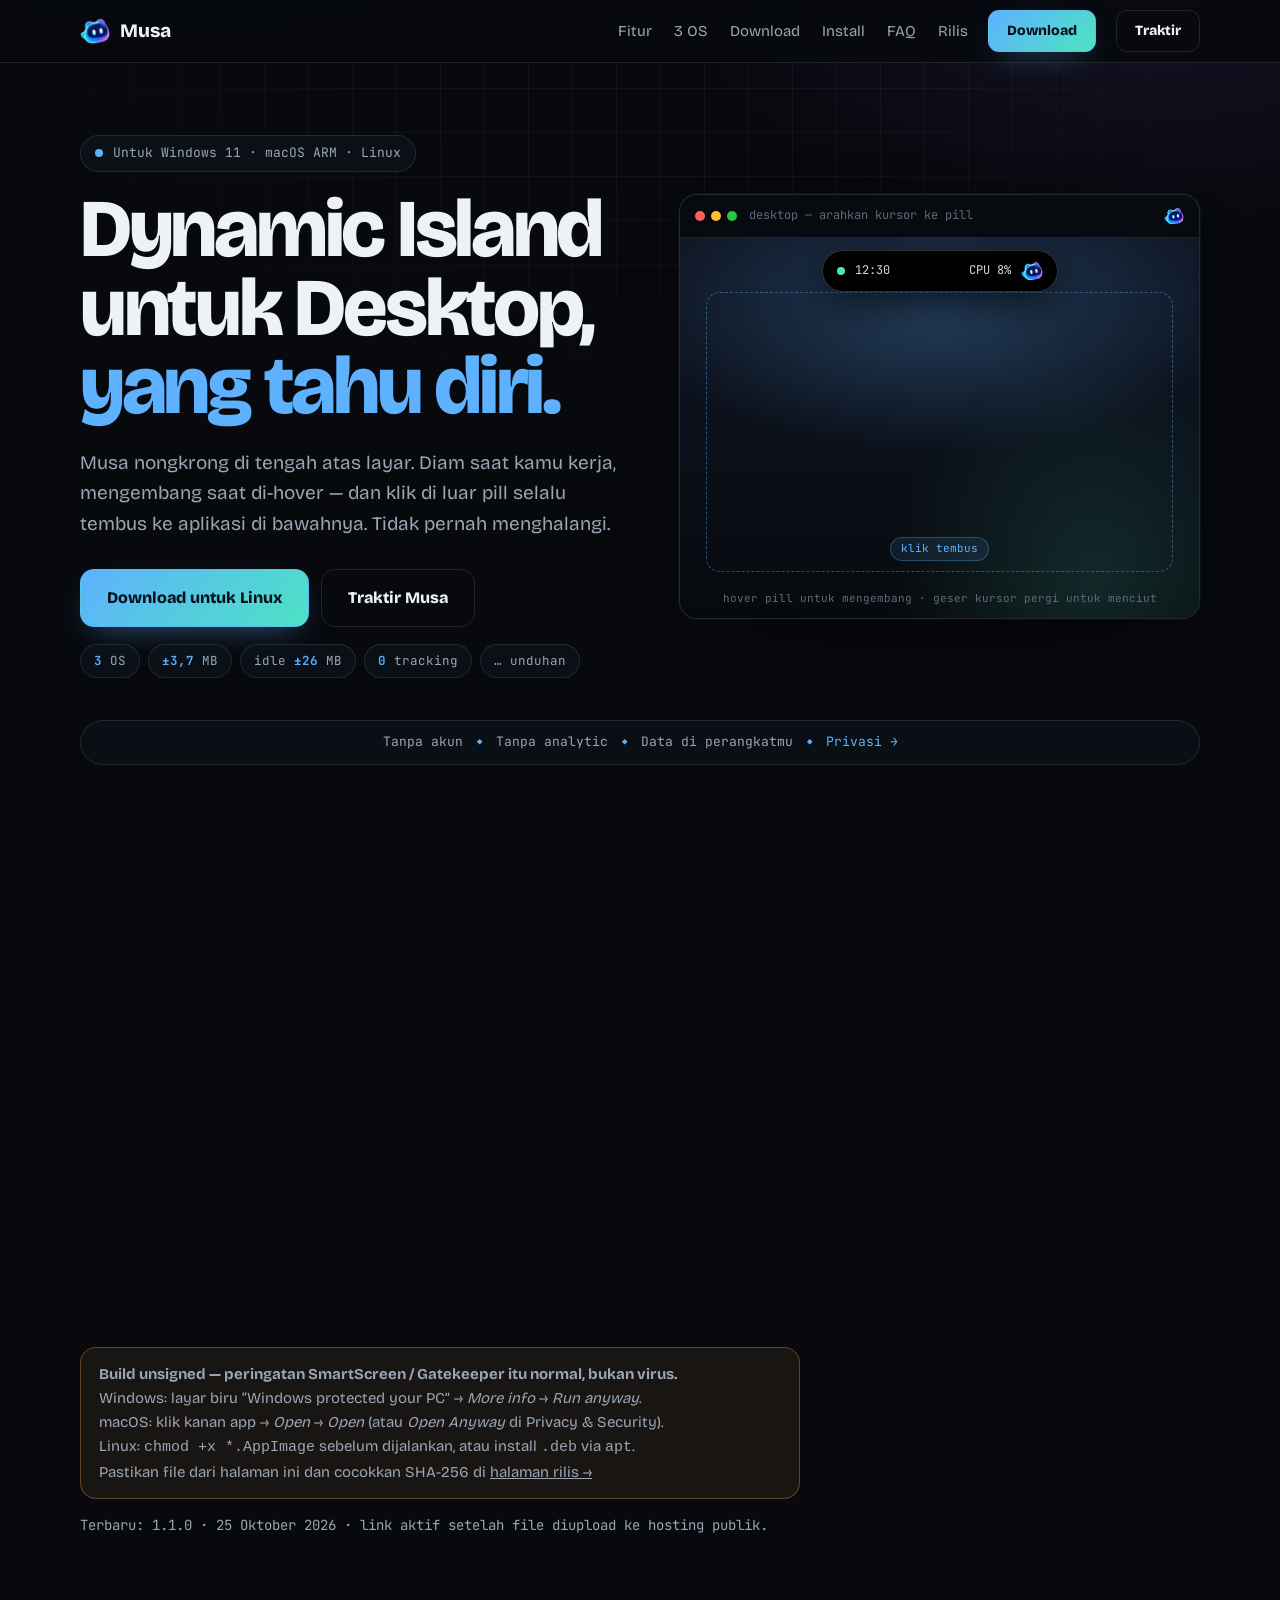
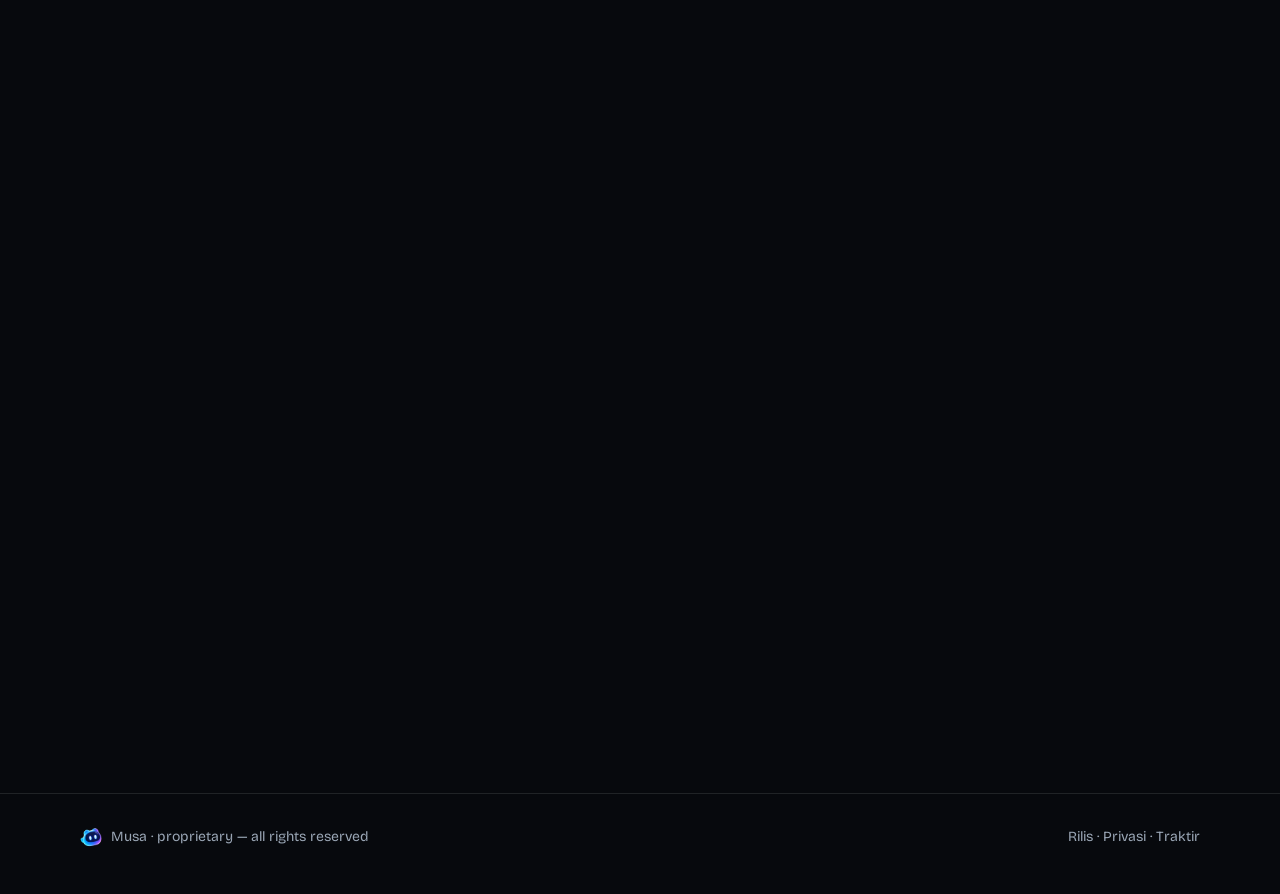
<file: index.html>
<!doctype html>
<html lang="id">
<head>
  <meta charset="utf-8" />
  <meta name="viewport" content="width=device-width, initial-scale=1" />
  <title>Musa — Dynamic Island untuk Desktop (Windows, macOS, Linux)</title>
  <meta name="description" content="Musa adalah pill kecil di atas layar: diam saat tidak dibutuhkan, mengembang saat hover, klik di luar pill tembus ke aplikasi. Untuk Windows 11, macOS ARM, dan Linux. Lokal, ringan, tanpa akun." />
  <link rel="canonical" href="https://musa.kacangan.net/" />
  <meta name="theme-color" content="#07090d" />
  <meta name="robots" content="index, follow" />
  <meta property="og:type" content="website" />
  <meta property="og:site_name" content="Musa" />
  <meta property="og:title" content="Musa — Dynamic Island untuk Desktop" />
  <meta property="og:description" content="Diam saat tidak dibutuhkan, mengembang saat hover. Klik tembus, 100% lokal. Windows 11 · macOS ARM · Ubuntu x64." />
  <meta property="og:url" content="https://musa.kacangan.net/" />
  <meta property="og:image" content="https://musa.kacangan.net/assets/og-image.png" />
  <meta name="twitter:card" content="summary_large_image" />
  <meta name="twitter:title" content="Musa — Dynamic Island untuk Desktop" />
  <meta name="twitter:description" content="Overlay pill: kecil, mengembang saat hover, click-through. Download Windows, macOS ARM, Linux." />
  <meta name="twitter:image" content="https://musa.kacangan.net/assets/og-image.png" />
  <link rel="preconnect" href="https://fonts.googleapis.com" />
  <link rel="preconnect" href="https://fonts.gstatic.com" crossorigin />
  <link href="https://fonts.googleapis.com/css2?family=Bricolage+Grotesque:opsz,wght@12..96,400..800&family=JetBrains+Mono:wght@400;600&display=swap" rel="stylesheet" />
  <link rel="icon" type="image/x-icon" href="assets/favicon.ico" />
  <link rel="icon" type="image/png" sizes="32x32" href="assets/favicon-32x32.png" />
  <link rel="icon" type="image/png" sizes="16x16" href="assets/favicon-16x16.png" />
  <link rel="apple-touch-icon" href="assets/apple-touch-icon.png" />
  <link rel="manifest" href="site.webmanifest" />
  <link rel="stylesheet" href="styles.css" />
  <script type="application/ld+json">
  {
    "@context": "https://schema.org",
    "@type": "SoftwareApplication",
    "name": "Musa",
    "applicationCategory": "UtilitiesApplication",
    "operatingSystem": ["Windows 11", "macOS", "Linux"],
    "softwareVersion": "1.1.0",
    "description": "Overlay pill untuk desktop: kecil saat diam, mengembang saat hover, click-through di luar pill.",
    "offers": { "@type": "Offer", "price": "0", "priceCurrency": "IDR" }
  }
  </script>
</head>
<body>
  <header class="nav">
    <div class="wrap nav-inner">
      <a class="brand" href="index.html"><img src="assets/logo.png" alt="Logo Musa" width="30" height="30" /><span>Musa</span></a>
      <nav class="nav-links">
        <a href="#fitur">Fitur</a>
        <a href="#os">3 OS</a>
        <a href="#download">Download</a>
        <a href="install/">Install</a>
        <a href="#faq">FAQ</a>
        <a href="rilis/">Rilis</a>
      </nav>
      <a class="btn btn-small" href="#download">Download</a>
      <a class="btn btn-small btn-ghost" href="traktir/">Traktir</a>
    </div>
  </header>

  <main>
    <!-- Hero split: copy kiri, desktop mockup kanan -->
    <section class="hero wrap">
      <div class="hero-copy">
        <p class="eyebrow"><span class="pulse"></span><span>Untuk Windows 11 · macOS ARM · Linux</span></p>
        <h1>Dynamic Island<br />untuk Desktop, <em>yang tahu diri.</em></h1>
        <p class="lede">
          Musa nongkrong di tengah atas layar. Diam saat kamu kerja,
          mengembang saat di-hover — dan klik di luar pill selalu tembus
          ke aplikasi di bawahnya. Tidak pernah menghalangi.
        </p>
        <div class="cta-row">
          <a class="btn" id="cta-primary" href="#download">Download untuk Windows</a>
          <a class="btn btn-ghost" href="traktir/">Traktir Musa</a>
        </div>
        <p class="meta mono" id="os-hint"></p>
        <div class="chips" aria-label="Ringkas spesifikasi">
          <span class="chip"><b>3</b> OS</span>
          <span class="chip"><b>±3,7</b> MB</span>
          <span class="chip">idle <b>±26</b> MB</span>
          <span class="chip"><b>0</b> tracking</span>
          <span class="chip"><b data-dl-total>…</b> unduhan</span>
        </div>
      </div>

      <div class="hero-demo">
        <div class="desk" aria-label="Demo pill Musa">
          <div class="desk-bar">
            <span class="dots"><i></i><i></i><i></i></span>
            <span class="desk-title mono">desktop — arahkan kursor ke pill</span>
            <img class="desk-musa" src="assets/logo.png" alt="" width="20" height="20" />
          </div>
          <div class="desk-screen">
            <div class="wallpaper"></div>
            <div class="clickzone" aria-hidden="true"><span class="mono">klik tembus</span></div>
            <div class="pill" aria-hidden="true">
              <div class="pill-top">
                <span class="pill-dot"></span>
                <span class="mono pill-clock">12:30</span>
                <span class="mono pill-stat">CPU 8%</span>
                <img class="pill-musa" src="assets/logo.png" alt="" width="22" height="22" />
              </div>
              <div class="pill-expand">
                <div class="pill-row">
                  <img src="assets/logo.png" alt="" width="34" height="34" />
                  <div class="pill-song">
                    <strong>Paper Sky</strong>
                    <span class="mono">Lumen Coast · 02:59</span>
                    <span class="seek"><i style="width:62%"></i></span>
                  </div>
                  <span class="pill-play"><svg viewBox="0 0 16 16" width="13" height="13" aria-hidden="true"><rect x="3" y="2" width="3.4" height="12" rx="1" fill="currentColor"/><rect x="9.6" y="2" width="3.4" height="12" rx="1" fill="currentColor"/></svg></span>
                </div>
                <div class="pill-row mono small">
                  <span class="pill-feat"><svg viewBox="0 0 16 16" width="12" height="12" aria-hidden="true"><circle cx="8" cy="8" r="6.4" fill="none" stroke="currentColor" stroke-width="1.6"/><path d="M8 4.6V8l2.4 1.6" fill="none" stroke="currentColor" stroke-width="1.6" stroke-linecap="round"/></svg>25:00 fokus</span>
                  <span class="pill-feat"><svg viewBox="0 0 16 16" width="12" height="12" aria-hidden="true"><circle cx="8" cy="8" r="3" fill="none" stroke="currentColor" stroke-width="1.6"/><path d="M8 1.5v1.8M8 12.7v1.8M1.5 8h1.8M12.7 8h1.8M3.4 3.4l1.3 1.3M11.3 11.3l1.3 1.3M12.6 3.4l-1.3 1.3M4.7 11.3l-1.3 1.3" stroke="currentColor" stroke-width="1.4" stroke-linecap="round"/></svg>tahan sleep</span>
                  <span class="pill-feat"><svg viewBox="0 0 16 16" width="12" height="12" aria-hidden="true"><rect x="3" y="7" width="10" height="7" rx="1.6" fill="none" stroke="currentColor" stroke-width="1.6"/><path d="M5.5 7V5a2.5 2.5 0 0 1 5 0v2" fill="none" stroke="currentColor" stroke-width="1.6"/></svg>kunci layar</span>
                </div>
              </div>
            </div>
            <p class="desk-hint mono">hover pill untuk mengembang · geser kursor pergi untuk menciut</p>
          </div>
        </div>
      </div>
    </section>

    <!-- Strip trust -->
    <section class="strip wrap" aria-label="Privasi">
      <div class="strip-inner mono">
        <span>Tanpa akun</span><i>◆</i>
        <span>Tanpa analytic</span><i>◆</i>
        <span>Data di perangkatmu</span><i>◆</i>
        <a href="privasi/">Privasi →</a>
      </div>
    </section>

    <!-- Download -->
    <section id="download" class="wrap section">
      <p class="kicker mono">01 — download</p>
      <h2>Ambil yang cocok buat mesinmu.</h2>
      <p class="section-sub">
        Installer per-OS, tanpa admin di Windows. Build masih unsigned jadi
        SmartScreen / Gatekeeper cerewet — itu normal.
        <a href="rilis/">Cara install + checksum →</a>
      </p>
      <div class="cards" id="dl-cards">
        <article class="card dl" data-os-card="windows">
          <p class="mono card-no">WIN</p>
          <h3>Windows</h3>
          <p class="os">Windows 11 · x64 / x86 · NSIS per-user</p>
          <a class="btn btn-small" data-asset="x64-setup" href="#">Musa x64-setup.exe</a>
          <a class="link" data-asset="x86-setup" href="#">versi x86</a><br />
          <a class="link" href="install/#windows">Cara install Windows →</a>
        </article>
        <article class="card dl" data-os-card="macos">
          <p class="mono card-no">MAC</p>
          <h3>macOS</h3>
          <p class="os">Apple Silicon · .app + DMG · tanpa Dock icon</p>
          <a class="btn btn-small" data-asset="dmg" href="#">Musa .dmg</a>
          <a class="link" data-asset="app-targz" href="#">.app.tar.gz</a><br />
          <a class="link" href="install/#macos">Cara install macOS →</a>
        </article>
        <article class="card dl" data-os-card="linux">
          <p class="mono card-no">NIX</p>
          <h3>Linux</h3>
          <p class="os">Ubuntu x64 · .deb / AppImage · X11 disarankan</p>
          <a class="btn btn-small" data-asset="deb" href="#">Musa .deb</a>
          <a class="link" data-asset="appimage" href="#">AppImage</a><br />
          <a class="link" href="install/#linux">Cara install Linux →</a>
        </article>
      </div>
      <p class="warn"><strong>Build unsigned — peringatan SmartScreen / Gatekeeper itu normal, bukan virus.</strong><br />
      Windows: layar biru &ldquo;Windows protected your PC&rdquo; &rarr; <em>More info</em> &rarr; <em>Run anyway</em>.<br />
      macOS: klik kanan app &rarr; <em>Open</em> &rarr; <em>Open</em> (atau <em>Open Anyway</em> di Privacy &amp; Security).<br />
      Linux: <code>chmod +x *.AppImage</code> sebelum dijalankan, atau install <code>.deb</code> via <code>apt</code>.<br />
      Pastikan file dari halaman ini dan cocokkan SHA-256 di <a href="rilis/">halaman rilis &rarr;</a></p>
      <p class="meta mono" id="dl-meta">Terbaru: v1.1.0</p>
    </section>

    <!-- Fitur: tab preview -->
    <section id="fitur" class="wrap section">
      <p class="kicker mono">02 — kenapa Musa</p>
      <h2>Tidak numpang lewat.<br />Tidak minta perhatian.</h2>
      <p class="section-sub">Semua jalan lokal. Tidak ada akun, analytic, atau server. Yang keluar mesin cuma cek versi manual kalau kamu yang pencet.</p>
      <div class="tabs" role="tablist" aria-label="Preview fitur">
        <button class="tab" role="tab" id="tab-media" aria-controls="panel-media" aria-selected="true" data-desc="Windows: SMTC penuh — judul, artis, artwork, seek, shuffle, repeat, kecepatan. macOS: Spotify + Music via AppleScript. Tombol yang tidak didukung tampil disabled."><svg viewBox="0 0 16 16" width="13" height="13" aria-hidden="true"><circle cx="4" cy="12" r="2.2" fill="none" stroke="currentColor" stroke-width="1.5"/><circle cx="12" cy="10" r="2.2" fill="none" stroke="currentColor" stroke-width="1.5"/><path d="M6.2 12V4.5L14 3v7" fill="none" stroke="currentColor" stroke-width="1.5" stroke-linecap="round" stroke-linejoin="round"/></svg>media</button>
        <button class="tab" role="tab" id="tab-lirik" aria-controls="panel-lirik" aria-selected="false" tabindex="-1" data-desc="Lirik sinkron via LRCLIB (opt-in, cache memori 40 lagu, tidak ditulis ke disk). Baris aktif auto-scroll di view media, dan tampil sebagai subtitle saat pill ciut."><svg viewBox="0 0 16 16" width="13" height="13" aria-hidden="true"><path d="M3 3.5h10M3 8h10M3 12.5h6" stroke="currentColor" stroke-width="1.5" stroke-linecap="round"/></svg>lirik</button>
        <button class="tab" role="tab" id="tab-timer" aria-controls="panel-timer" aria-selected="false" tabindex="-1" data-desc="Preset 5 / 10 / 25 menit + stopwatch. Deadline hidup di Rust — collapse atau reload tidak me-reset. Berdenyut sekali saat selesai."><svg viewBox="0 0 16 16" width="13" height="13" aria-hidden="true"><circle cx="8" cy="9" r="5.6" fill="none" stroke="currentColor" stroke-width="1.5"/><path d="M8 6v3.2l2.2 1.4M6.5 2.5h3" fill="none" stroke="currentColor" stroke-width="1.5" stroke-linecap="round"/></svg>timer</button>
        <button class="tab" role="tab" id="tab-shelf" aria-controls="panel-shelf" aria-selected="false" tabindex="-1" data-desc="Drag file atau folder ke pill (maks 100, teks/URL 64KB, gambar 10MB), drag keluar ke chat atau email. Clipboard teks opsional, opt-in."><svg viewBox="0 0 16 16" width="13" height="13" aria-hidden="true"><path d="M2 5.5A1.5 1.5 0 0 1 3.5 4h3l1.5 2h4A1.5 1.5 0 0 1 13.5 7.5v4a1.5 1.5 0 0 1-1.5 1.5H3.5A1.5 1.5 0 0 1 2 11.5z" fill="none" stroke="currentColor" stroke-width="1.5" stroke-linejoin="round"/></svg>shelf</button>
        <button class="tab" role="tab" id="tab-stats" aria-controls="panel-stats" aria-selected="false" tabindex="-1" data-desc="CPU / RAM / baterai / unduh / unggah di pill ciut. Sampling native tiap 2 detik. Slot baterai kosong otomatis di PC tanpa baterai."><svg viewBox="0 0 16 16" width="13" height="13" aria-hidden="true"><path d="M2.5 13.5V8M6.5 13.5V5M10.5 13.5V9.5M14.5 13.5V3.5" stroke="currentColor" stroke-width="1.8" stroke-linecap="round"/></svg>stats</button>
        <button class="tab" role="tab" id="tab-gaya" aria-controls="panel-gaya" aria-selected="false" tabindex="-1" data-desc="Tiga gaya notch — Dynamic, Bulat, Poni — plus mode mata santai saat idle 60 detik. Ukuran compact / regular / large, opasitas 40–100%."><svg viewBox="0 0 16 16" width="13" height="13" aria-hidden="true"><rect x="1.5" y="5.5" width="8" height="5" rx="2.5" fill="none" stroke="currentColor" stroke-width="1.4"/><circle cx="12.5" cy="8" r="2.5" fill="none" stroke="currentColor" stroke-width="1.4"/></svg>gaya</button>
        <button class="tab" role="tab" id="tab-mixer" aria-controls="panel-mixer" aria-selected="false" tabindex="-1" data-desc="Mixer volume per aplikasi + spectrum 24-band. Khusus Windows — di OS lain view-nya bilang terus terang tidak tersedia."><svg viewBox="0 0 16 16" width="13" height="13" aria-hidden="true"><path d="M3 5.5h10M3 8h10M3 10.5h10" stroke="currentColor" stroke-width="1.5" stroke-linecap="round"/><circle cx="6" cy="5.5" r="1.6" class="knob" stroke="currentColor" stroke-width="1.5"/><circle cx="11" cy="8" r="1.6" class="knob" stroke="currentColor" stroke-width="1.5"/><circle cx="7.5" cy="10.5" r="1.6" class="knob" stroke="currentColor" stroke-width="1.5"/></svg>mixer</button>
        <button class="tab" role="tab" id="tab-aksi" aria-controls="panel-aksi" aria-selected="false" tabindex="-1" data-desc="Dua tombol saja: Task Manager dan kunci layar. Keep-awake sesi menahan system sleep, selalu mati tiap launch. Tray: Autohide / Force hide / Force show / Settings / Start at login / Quit."><svg viewBox="0 0 16 16" width="13" height="13" aria-hidden="true"><path d="M9 1.5L3.5 9H8l-1 5.5L12.5 7H8z" fill="none" stroke="currentColor" stroke-width="1.5" stroke-linejoin="round"/></svg>aksi</button>
        <button class="tab" role="tab" id="tab-hidrasi" aria-controls="panel-hidrasi" aria-selected="false" tabindex="-1" data-desc="Pengingat minum: target 2000ml (1000–4000), catat +250/+500 per teguk, streak mingguan. Pill nempel ngingetin sampai notch dibuka."><svg viewBox="0 0 16 16" width="13" height="13" aria-hidden="true"><path d="M8 1.8C8 1.8 3.5 7 3.5 10a4.5 4.5 0 0 0 9 0C12.5 7 8 1.8 8 1.8z" fill="none" stroke="currentColor" stroke-width="1.5" stroke-linejoin="round"/></svg>hidrasi</button>
        <button class="tab" role="tab" id="tab-eyebreak" aria-controls="panel-eyebreak" aria-selected="false" tabindex="-1" data-desc="Aturan 20-20-20: tiap 20 menit pill ngingetin lihat sejauh 20 kaki selama 20 detik. Sticky sampai notch dibuka, tanpa notifikasi OS."><svg viewBox="0 0 16 16" width="13" height="13" aria-hidden="true"><path d="M1.5 8S4 3.8 8 3.8 14.5 8 14.5 8 12 12.2 8 12.2 1.5 8 1.5 8z" fill="none" stroke="currentColor" stroke-width="1.5" stroke-linejoin="round"/><circle cx="8" cy="8" r="2.2" fill="none" stroke="currentColor" stroke-width="1.5"/></svg>eye-break</button>
        <button class="tab" role="tab" id="tab-cuaca" aria-controls="panel-cuaca" aria-selected="false" tabindex="-1" data-desc="Prakiraan Open-Meteo: 84 kota + lokasi custom. Slot cuaca nempel di pill ciut, detail per jam saat dibuka."><svg viewBox="0 0 16 16" width="13" height="13" aria-hidden="true"><circle cx="6" cy="6" r="3.2" fill="none" stroke="currentColor" stroke-width="1.5"/><path d="M6 1.5v1.4M1.5 6h1.4M2.8 2.8l1 1M9.2 2.8l-1 1M3.5 13.5h8a2.5 2.5 0 0 0 .4-4.96A3.5 3.5 0 0 0 5 9.3 2.2 2.2 0 0 0 3.5 13.5z" fill="none" stroke="currentColor" stroke-width="1.5" stroke-linecap="round"/></svg>cuaca</button>
        <button class="tab" role="tab" id="tab-kalender" aria-controls="panel-kalender" aria-selected="false" tabindex="-1" data-desc="Month grid + drill-in agenda per hari. Navigasi bulan, dot penanda hari berisi agenda."><svg viewBox="0 0 16 16" width="13" height="13" aria-hidden="true"><rect x="2" y="3" width="12" height="11" rx="1.6" fill="none" stroke="currentColor" stroke-width="1.5"/><path d="M2 6.5h12M5.5 1.5V4M10.5 1.5V4" stroke="currentColor" stroke-width="1.5" stroke-linecap="round"/><circle cx="6" cy="9.5" r="1.2" fill="currentColor"/><circle cx="10" cy="9.5" r="1.2" fill="currentColor" opacity=".4"/></svg>kalender</button>
        <button class="tab" role="tab" id="tab-sholat" aria-controls="panel-sholat" aria-selected="false" tabindex="-1" data-desc="Jadwal Kemenag + tanggal Hijri + arah kiblat. Reminder, suara iqamah & chime — semua opt-in. Countdown sholat berikut di pill."><svg viewBox="0 0 16 16" width="13" height="13" aria-hidden="true"><path d="M8 13.5A5.5 5.5 0 1 1 13.5 8" fill="none" stroke="currentColor" stroke-width="1.5" stroke-linecap="round"/><path d="M8 4.5V8l2.5 1.5" fill="none" stroke="currentColor" stroke-width="1.5" stroke-linecap="round"/><path d="M13.5 1.5v3h-3" fill="none" stroke="currentColor" stroke-width="1.5" stroke-linecap="round" stroke-linejoin="round"/></svg>sholat</button>
      </div>

      <div class="stage" aria-live="polite">
        <div class="stage-bar mono" aria-hidden="true"><span class="dots"><i></i><i></i><i></i></span><span>musa — expanded 440×200</span></div>

        <div class="panel" id="panel-media" role="tabpanel" aria-labelledby="tab-media" aria-hidden="true">
          <div class="pv-media">
            <span class="pv-art"></span>
            <div class="pv-song">
              <strong>Paper Sky</strong>
              <span class="mono">Lumen Coast · 02:59 / 04:12</span>
              <span class="pv-seek"><i style="width:62%"></i></span>
              <div class="pv-ctrl">
                <span class="pv-chip mono">shuffle</span>
                <span class="pv-btns"><svg viewBox="0 0 16 16" width="14" height="14"><path d="M3 2.5v11l7-5.5z" fill="currentColor"/><rect x="11" y="2.5" width="2.4" height="11" rx="0.8" fill="currentColor"/></svg><svg viewBox="0 0 16 16" width="17" height="17"><rect x="3" y="2" width="3.4" height="12" rx="1" fill="currentColor"/><rect x="9.6" y="2" width="3.4" height="12" rx="1" fill="currentColor"/></svg><svg viewBox="0 0 16 16" width="14" height="14"><path d="M13 2.5v11l-7-5.5z" fill="currentColor"/><rect x="2.6" y="2.5" width="2.4" height="11" rx="0.8" fill="currentColor"/></svg></span>
                <span class="pv-chip mono">1×</span>
              </div>
            </div>
          </div>
          <div class="pv-spec" aria-hidden="true"><i style="height:38%"></i><i style="height:64%"></i><i style="height:28%"></i><i style="height:82%"></i><i style="height:52%"></i><i style="height:70%"></i><i style="height:34%"></i><i style="height:58%"></i><i style="height:76%"></i><i style="height:44%"></i><i style="height:62%"></i><i style="height:30%"></i></div>
        </div>

        <div class="panel" id="panel-lirik" role="tabpanel" aria-labelledby="tab-lirik" hidden aria-hidden="true">
          <div class="pv-lyr" aria-hidden="true">
            <span>we fold the summer light</span>
            <span class="active">into paper birds tonight</span>
            <span>and send them through the sky</span>
          </div>
          <p class="mono pv-sub">synced via LRCLIB · juga tampil sebagai subtitle saat ciut</p>
        </div>

        <div class="panel" id="panel-timer" role="tabpanel" aria-labelledby="tab-timer" hidden aria-hidden="true">
          <p class="mono pv-timer">25:00</p>
          <p class="mono pv-sub">fokus · deadline di Rust</p>
          <div class="pv-presets mono" aria-hidden="true"><span class="on">25</span><span>10</span><span>5</span><span>stopwatch</span><span class="ghost">clear</span></div>
        </div>

        <div class="panel" id="panel-shelf" role="tabpanel" aria-labelledby="tab-shelf" hidden aria-hidden="true">
          <div class="pv-shelf">
            <span class="pv-file"><b class="pv-thumb jpg">JPG</b><span><strong>beach.jpg</strong><span class="mono">2.4 MB</span></span></span>
            <span class="pv-file"><b class="pv-thumb pdf">PDF</b><span><strong>Slide.pdf</strong><span class="mono">812 KB</span></span></span>
            <span class="pv-file"><b class="pv-thumb url">URL</b><span><strong>bacaan</strong><span class="mono">tautan</span></span></span>
          </div>
          <p class="mono pv-sub">3 / 100 · drop file di sini · drag keluar kapan saja</p>
        </div>

        <div class="panel" id="panel-stats" role="tabpanel" aria-labelledby="tab-stats" hidden aria-hidden="true">
          <div class="pv-slots">
            <span class="pv-slot"><svg viewBox="0 0 30 30" width="34" height="34"><circle cx="15" cy="15" r="12" fill="none" stroke="rgba(238,242,246,.15)" stroke-width="3.5"/><circle cx="15" cy="15" r="12" fill="none" class="ring-a" stroke-width="3.5" stroke-linecap="round" stroke-dasharray="6 75.4" transform="rotate(-90 15 15)"/></svg><span><strong class="mono">8%</strong><span class="mono">CPU</span></span></span>
            <span class="pv-slot"><svg viewBox="0 0 30 30" width="34" height="34"><circle cx="15" cy="15" r="12" fill="none" stroke="rgba(238,242,246,.15)" stroke-width="3.5"/><circle cx="15" cy="15" r="12" fill="none" class="ring-b" stroke-width="3.5" stroke-linecap="round" stroke-dasharray="31 75.4" transform="rotate(-90 15 15)"/></svg><span><strong class="mono">41%</strong><span class="mono">RAM</span></span></span>
            <span class="pv-slot"><span class="mono pv-net">↓ 1.2 MB/s<br />↑ 240 KB/s</span></span>
          </div>
          <p class="mono pv-sub">sampling native tiap 2 detik</p>
        </div>

        <div class="panel" id="panel-gaya" role="tabpanel" aria-labelledby="tab-gaya" hidden aria-hidden="true">
          <div class="pv-styles" aria-hidden="true">
            <span class="pv-shape dynamic"><i></i><i></i></span>
            <span class="pv-shape bulat"><b class="mono">12:30</b></span>
            <span class="pv-shape poni"><i></i><i></i><b></b></span>
          </div>
          <p class="mono pv-sub">dynamic · bulat · poni — mata santai saat idle</p>
        </div>

        <div class="panel" id="panel-mixer" role="tabpanel" aria-labelledby="tab-mixer" hidden aria-hidden="true">
          <div class="pv-mixrow"><span>System sounds</span><span class="pv-vol"><i style="width:70%"></i></span><span class="mono">70</span></div>
          <div class="pv-mixrow"><span>Spotify</span><span class="pv-vol"><i style="width:45%"></i></span><span class="mono">45</span></div>
          <div class="pv-mixrow"><span>Chrome</span><span class="pv-vol"><i style="width:20%"></i></span><span class="mono">20</span></div>
          <p class="mono pv-sub">khusus Windows · polling 1 Hz saat view terbuka</p>
        </div>

        <div class="panel" id="panel-aksi" role="tabpanel" aria-labelledby="tab-aksi" hidden aria-hidden="true">
          <div class="pv-actions">
            <span class="pv-act"><svg viewBox="0 0 16 16" width="14" height="14"><rect x="2" y="2" width="12" height="9" rx="1.5" fill="none" stroke="currentColor" stroke-width="1.5"/><path d="M6 13.5h4" stroke="currentColor" stroke-width="1.5" stroke-linecap="round"/></svg>Task Manager</span>
            <span class="pv-act"><svg viewBox="0 0 16 16" width="14" height="14"><rect x="3" y="7" width="10" height="7" rx="1.6" fill="none" stroke="currentColor" stroke-width="1.5"/><path d="M5.5 7V5a2.5 2.5 0 0 1 5 0v2" fill="none" stroke="currentColor" stroke-width="1.5"/></svg>Kunci layar</span>
            <span class="pv-act on"><svg viewBox="0 0 16 16" width="14" height="14"><circle cx="8" cy="8" r="3" fill="none" stroke="currentColor" stroke-width="1.5"/><path d="M8 1.5v1.8M8 12.7v1.8M1.5 8h1.8M12.7 8h1.8" stroke="currentColor" stroke-width="1.4" stroke-linecap="round"/></svg>Tahan sleep · sesi ini</span>
          </div>
          <p class="mono pv-sub">tray + <kbd>Ctrl+Shift+M</kbd> sebagai jalur darurat</p>
        </div>

        <div class="panel" id="panel-hidrasi" role="tabpanel" aria-labelledby="tab-hidrasi" hidden aria-hidden="true">
          <p class="mono pv-water"><strong>1500</strong> / 2000 ml</p>
          <span class="pv-seek"><i style="width:75%"></i></span>
          <div class="pv-presets mono" aria-hidden="true"><span>+250</span><span>+500</span><span class="ghost">reset hari</span></div>
          <div class="pv-streak" aria-hidden="true"><i class="on"></i><i class="on"></i><i class="on"></i><i class="on"></i><i class="on"></i><i></i><i></i></div>
          <p class="mono pv-sub">streak 5 hari · diingetin tiap 60 mnt sampai dibuka</p>
        </div>

        <div class="panel" id="panel-eyebreak" role="tabpanel" aria-labelledby="tab-eyebreak" hidden aria-hidden="true">
          <p class="mono pv-eye">20-20-20</p>
          <p class="pv-eyeline">Lihat sejauh 20 kaki, selama 20 detik.</p>
          <p class="mono pv-sub">tiap 20 mnt · sticky di pill, tanpa notifikasi OS</p>
        </div>

        <div class="panel" id="panel-cuaca" role="tabpanel" aria-labelledby="tab-cuaca" hidden aria-hidden="true">
          <p class="mono pv-timer">28°</p>
          <p class="pv-eyeline">Jakarta · cerah berawan</p>
          <div class="pv-presets mono" aria-hidden="true"><span class="on">13:00 29°</span><span>14:00 30°</span><span>15:00 29°</span><span>16:00 28°</span></div>
          <p class="mono pv-sub">Open-Meteo · 84 kota + lokasi custom · slot cuaca di pill</p>
        </div>

        <div class="panel" id="panel-kalender" role="tabpanel" aria-labelledby="tab-kalender" hidden aria-hidden="true">
          <p class="mono pv-eye">Oktober 2026</p>
          <div class="pv-presets mono" aria-hidden="true"><span>S</span><span>S</span><span>R</span><span class="on">K 25</span><span>J</span><span>S</span><span>M</span></div>
          <p class="pv-eyeline">3 agenda hari ini — klik tanggal untuk drill-in.</p>
          <p class="mono pv-sub">month grid · dot penanda hari berisi agenda</p>
        </div>

        <div class="panel" id="panel-sholat" role="tabpanel" aria-labelledby="tab-sholat" hidden aria-hidden="true">
          <p class="mono pv-timer">Magrib 17:52</p>
          <p class="pv-eyeline">8 Zulkaidah 1447 · kiblat 295°</p>
          <div class="pv-presets mono" aria-hidden="true"><span>Subuh 04:12</span><span>Zuhur 11:38</span><span class="on">Magrib 17:52</span><span>Isya 19:05</span></div>
          <p class="mono pv-sub">jadwal Kemenag · reminder + iqamah + chime (opt-in)</p>
        </div>
      </div>
      <p class="feat-desc" id="feat-desc">Windows: SMTC penuh — judul, artis, artwork, seek, shuffle, repeat, kecepatan. macOS: Spotify + Music via AppleScript. Tombol yang tidak didukung tampil disabled.</p>
    </section>

    <!-- 3 OS -->
    <section id="os" class="wrap section">
      <p class="kicker mono">03 — satu pill, tiga OS</p>
      <h2>Satu pill, tiga OS.<br />Tetap ringan di semuanya.</h2>
      <div class="os-grid">
        <article class="card">
          <h3><svg class="os-ico" viewBox="0 0 16 16" width="18" height="18" aria-hidden="true"><rect x="1.5" y="1.5" width="5.8" height="5.8" rx="1" fill="none" stroke="currentColor" stroke-width="1.5"/><rect x="8.7" y="1.5" width="5.8" height="5.8" rx="1" fill="none" stroke="currentColor" stroke-width="1.5"/><rect x="1.5" y="8.7" width="5.8" height="5.8" rx="1" fill="none" stroke="currentColor" stroke-width="1.5"/><rect x="8.7" y="8.7" width="5.8" height="5.8" rx="1" fill="currentColor"/></svg>Windows</h3>
          <p class="mono dim">pengalaman penuh</p>
          <p>SMTC, artwork 2MB, mixer volume, spectrum 24-band, quick actions, keep-awake. NSIS per-user, WebView2 bawaan Win 11.</p>
        </article>
        <article class="card">
          <h3><svg class="os-ico" viewBox="0 0 16 16" width="18" height="18" aria-hidden="true"><rect x="2" y="2" width="12" height="9" rx="1.6" fill="none" stroke="currentColor" stroke-width="1.5"/><path d="M6 13.5h4M8 11v2.5" stroke="currentColor" stroke-width="1.5" stroke-linecap="round"/></svg>macOS</h3>
          <p class="mono dim">aksesoris menu-bar</p>
          <p>Tanpa Dock icon. Now Playing Spotify + Music saja (browser tidak terdeteksi). Klik kanan → Open sekali untuk build unsigned.</p>
        </article>
        <article class="card">
          <h3><svg class="os-ico" viewBox="0 0 16 16" width="18" height="18" aria-hidden="true"><rect x="2" y="2.5" width="12" height="8" rx="1.6" fill="none" stroke="currentColor" stroke-width="1.5"/><path d="M5 12.5l-1.4 2M11 12.5l1.4 2M4.5 6.2h.9M7 6.2h.9M9.5 6.2h.9" stroke="currentColor" stroke-width="1.4" stroke-linecap="round"/><path d="M5.5 8.5h5" stroke="currentColor" stroke-width="1.4" stroke-linecap="round"/></svg>Linux</h3>
          <p class="mono dim">bukan target v1</p>
          <p>Now Playing, mixer, quick actions, keep-awake stub — UI hide/disable. X11 disarankan, Wayland terbatas, wajib tes mesin asli.</p>
        </article>
      </div>
    </section>

    <!-- Cara pakai terminal -->
    <section class="wrap section">
      <p class="kicker mono">04 — cara pakai</p>
      <h2>Tiga langkah, jalan.</h2>
      <div class="term">
        <div class="term-head"><span class="dots"><i></i><i></i><i></i></span><span class="mono">musa — setup</span></div>
        <div class="term-body mono">
          <p><span class="prompt">$</span> install — jalankan installer per-OS di atas</p>
          <p><span class="prompt">$</span> hover pill di tengah atas untuk membuka panel</p>
          <p><span class="prompt">$</span> atur via gear: layar follow-cursor, ukuran, offset, autostart</p>
          <p class="dim"># tinggalkan kursor → pill menciut sendiri. update dicek manual dari Settings.</p>
        </div>
      </div>
    </section>

    <!-- FAQ -->
    <section id="faq" class="wrap section">
      <p class="kicker mono">05 — faq</p>
      <h2>Yang sering ditanya.</h2>
      <details open>
        <summary>Kenapa klik di sekitar pill tembus ke bawah?</summary>
        <p>Itu maunya Musa. Hanya pill-nya yang menerima klik, area transparan di sekitarnya diteruskan ke aplikasi di bawah. Jadi overlay tidak pernah menghalangi kerja.</p>
      </details>
      <details>
        <summary>Bedanya sembunyi otomatis vs sembunyi paksa?</summary>
        <p>Otomatis: pill muncul lagi saat kursor menyentuh tepi atas. Paksa: dikunci sembunyi sampai kamu tampilkan manual via tray atau <kbd>Ctrl+Shift+M</kbd>. Tiap restart selalu mulai tampil.</p>
      </details>
      <details>
        <summary>Kenapa ada peringatan saat install?</summary>
        <p>Karena build v1 belum ditandatangani (unsigned). Di Windows pilih <em>More info → Run anyway</em>, di macOS klik kanan → <em>Open</em>. Pastikan file dari halaman ini dan cocokkan checksum di halaman rilis.</p>
      </details>
      <details>
        <summary>Apakah dataku dikirim ke mana-mana?</summary>
        <p>Tidak. Stats, timer, dan setting tersimpan lokal sebagai JSON. Satu-satunya koneksi adalah saat kamu menekan tombol cek update. Detail: <a href="privasi/">Kebijakan Privasi</a>.</p>
      </details>
      <details>
        <summary>Di mana log kalau ada masalah?</summary>
        <p>Windows: <code>%LOCALAPPDATA%\com.musa.app\logs\musa.log</code> · macOS: <code>~/Library/Logs/com.musa.app/musa.log</code>.</p>
      </details>
    </section>
  </main>

  <footer>
    <div class="wrap foot">
      <span class="foot-brand"><img src="assets/logo.png" alt="" width="22" height="22" />Musa · proprietary — all rights reserved</span>
      <span><a href="rilis/">Rilis</a> · <a href="privasi/">Privasi</a> · <a href="traktir/">Traktir</a></span>
    </div>
  </footer>

  <button class="to-top" id="to-top" aria-label="Kembali ke atas" tabindex="-1">
    <svg viewBox="0 0 36 36" width="52" height="52" aria-hidden="true"><circle cx="18" cy="18" r="15.5" fill="none" stroke="rgba(238,242,246,.15)" stroke-width="3"/><circle id="to-top-ring" cx="18" cy="18" r="15.5" fill="none" stroke-width="3" stroke-linecap="round" stroke-dasharray="97.4" stroke-dashoffset="97.4" transform="rotate(-90 18 18)"/></svg>
    <svg class="to-top-arrow" viewBox="0 0 16 16" width="15" height="15" aria-hidden="true"><path d="M8 13V3M3.5 7.5L8 3l4.5 4.5" fill="none" stroke="currentColor" stroke-width="1.8" stroke-linecap="round" stroke-linejoin="round"/></svg>
  </button>

  <!-- Naikkan ?v= setiap edit app.js biar browser tidak pakai cache lama. -->
  <script src="app.js?v=2"></script>
</body>
</html>
</file>
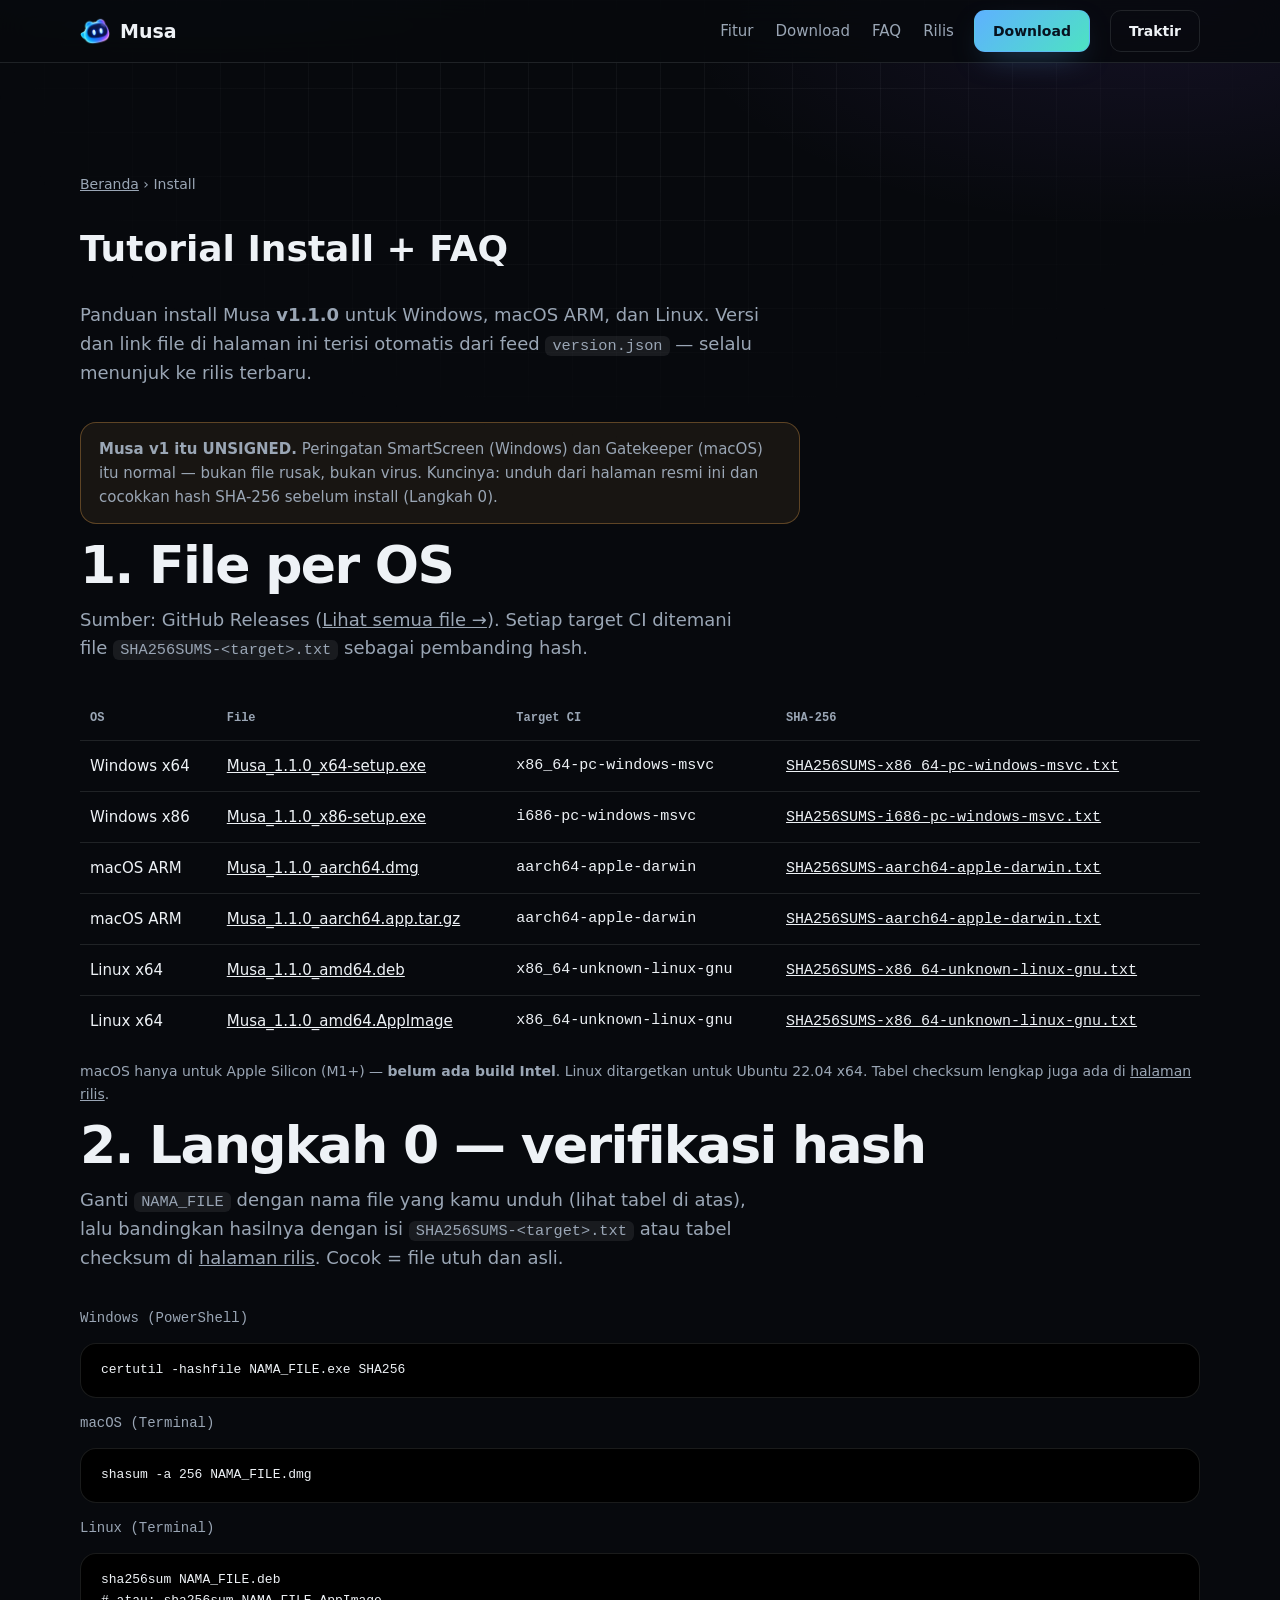
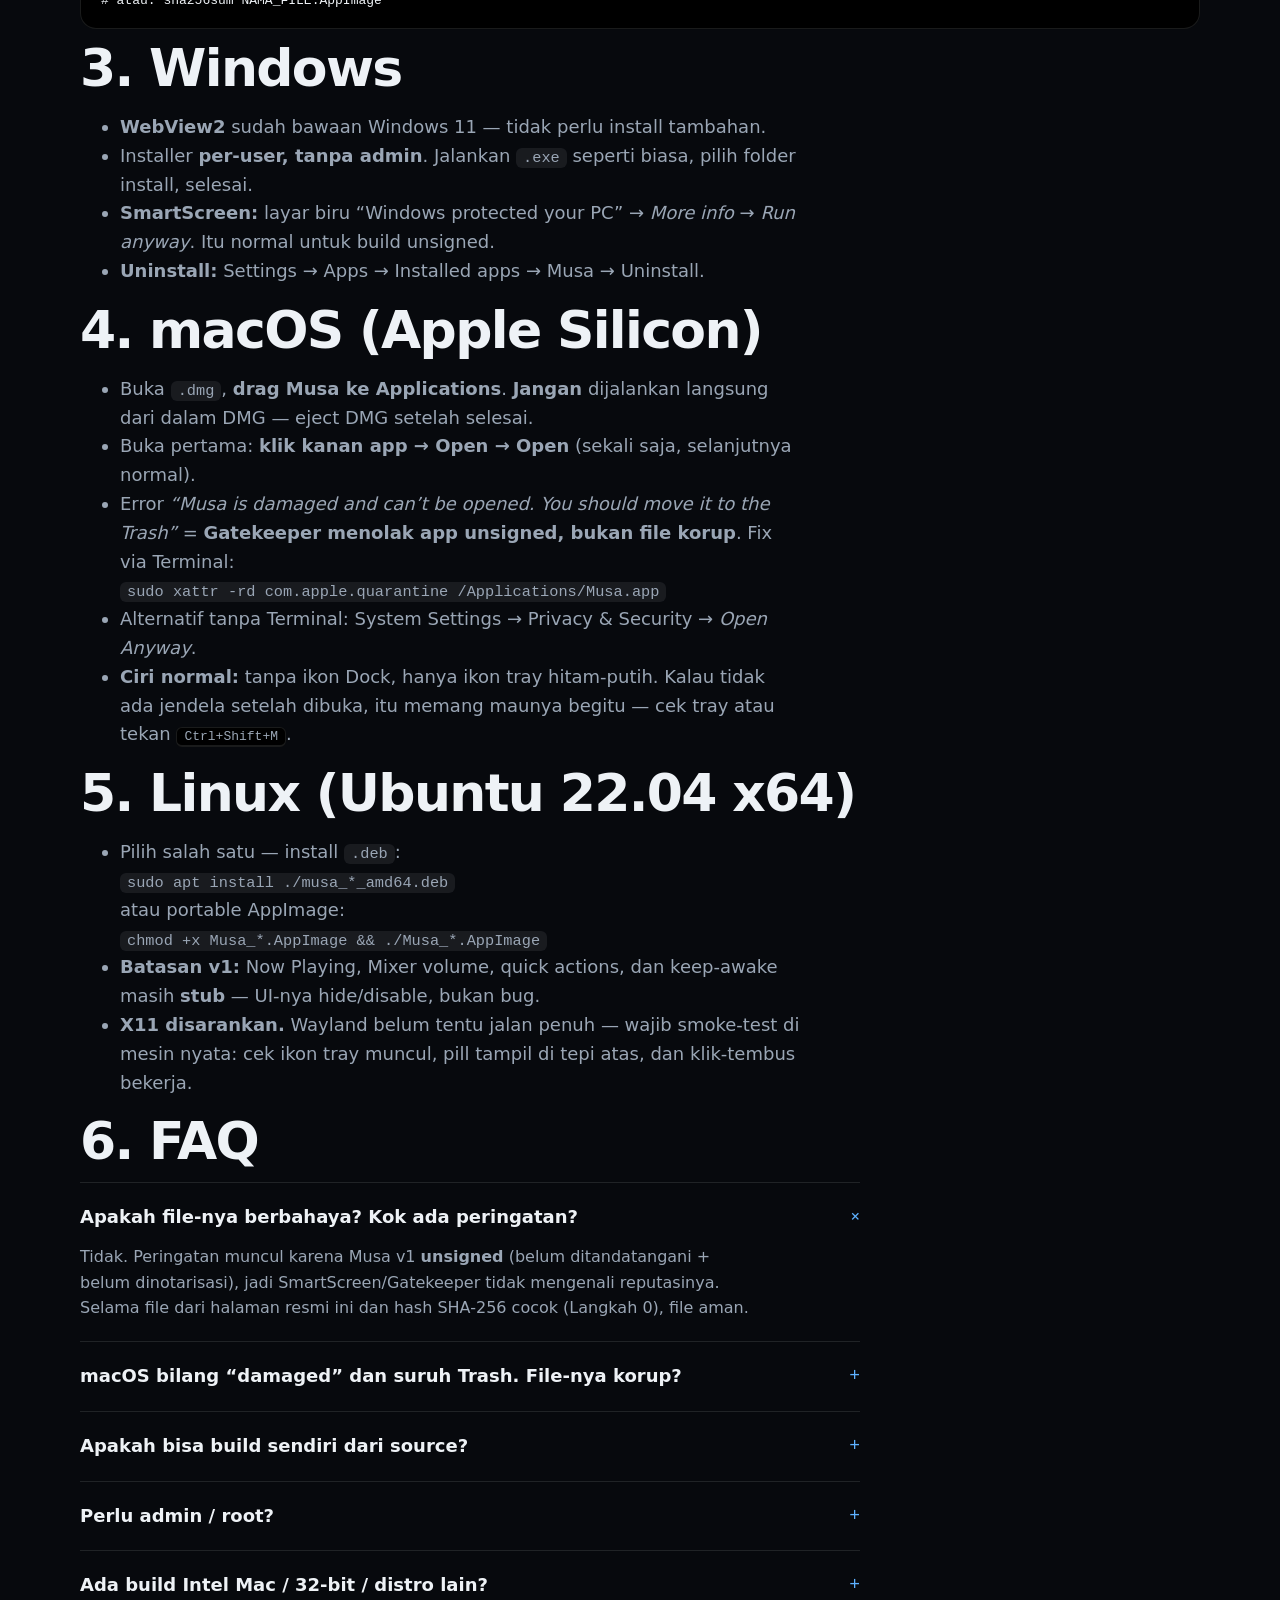
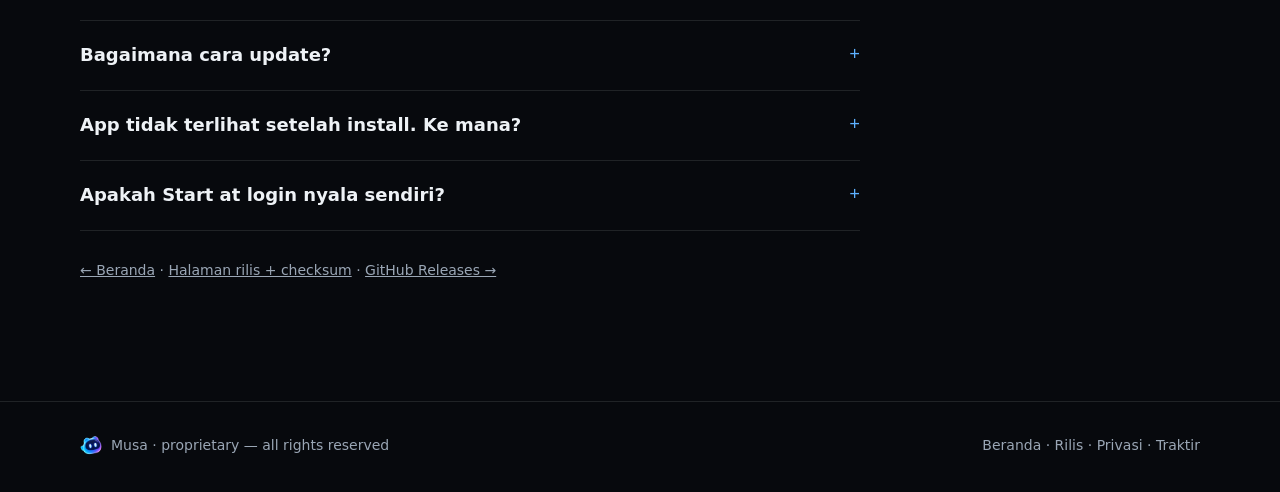
<file: install/index.html>
<!doctype html>
<html lang="id">
<head>
  <meta charset="utf-8" />
  <meta name="viewport" content="width=device-width, initial-scale=1" />
  <title>Tutorial Install + FAQ — Musa</title>
  <meta name="description" content="Cara install Musa v1 (unsigned) di Windows, macOS ARM, dan Linux: verifikasi SHA-256, lewati SmartScreen/Gatekeeper, plus FAQ update dan troubleshooting." />
  <link rel="canonical" href="https://musa.kacangan.net/install/" />
  <meta name="theme-color" content="#0a0a0c" />
  <meta name="robots" content="index, follow" />
  <meta property="og:type" content="website" />
  <meta property="og:site_name" content="Musa" />
  <meta property="og:title" content="Tutorial Install + FAQ — Musa" />
  <meta property="og:description" content="Musa v1 itu unsigned: SmartScreen/Gatekeeper cerewet itu normal. Verifikasi hash, install per-OS, FAQ update & troubleshooting." />
  <meta property="og:url" content="https://musa.kacangan.net/install/" />
  <meta property="og:image" content="https://musa.kacangan.net/assets/og-image.png" />
  <meta name="twitter:card" content="summary_large_image" />
  <meta name="twitter:title" content="Tutorial Install + FAQ — Musa" />
  <meta name="twitter:description" content="Verifikasi hash, lewati SmartScreen/Gatekeeper, install per-OS, FAQ update & troubleshooting." />
  <meta name="twitter:image" content="https://musa.kacangan.net/assets/og-image.png" />
  <link rel="icon" type="image/x-icon" href="../assets/favicon.ico" />
  <link rel="icon" type="image/png" sizes="32x32" href="../assets/favicon-32x32.png" />
  <link rel="icon" type="image/png" sizes="16x16" href="../assets/favicon-16x16.png" />
  <link rel="apple-touch-icon" href="../assets/apple-touch-icon.png" />
  <link rel="manifest" href="../site.webmanifest" />
  <link rel="stylesheet" href="../styles.css" />
  <script type="application/ld+json">
  {"@context":"https://schema.org","@type":"WebPage","name":"Tutorial Install + FAQ — Musa","url":"https://musa.kacangan.net/install/","description":"Cara install Musa v1 (unsigned) di Windows, macOS ARM, dan Linux plus FAQ."}
  </script>
  <script type="application/ld+json">
  {"@context":"https://schema.org","@type":"FAQPage","mainEntity":[
    {"@type":"Question","name":"Apakah file Musa berbahaya? Ada peringatan SmartScreen/Gatekeeper.","acceptedAnswer":{"@type":"Answer","text":"Tidak. Musa v1 belum ditandatangani (unsigned) sehingga Windows SmartScreen dan macOS Gatekeeper memberi peringatan. Itu normal untuk build unsigned. Pastikan file diunduh dari halaman resmi ini dan cocokkan hash SHA-256-nya."}},
    {"@type":"Question","name":"macOS bilang file damaged dan harus di-Trash. Apakah file-nya korup?","acceptedAnswer":{"@type":"Answer","text":"Bukan korup — itu Gatekeeper menolak aplikasi unsigned. Selama hash SHA-256 cocok, file-nya utuh. Perbaiki dengan sudo xattr -rd com.apple.quarantine /Applications/Musa.app atau via Privacy & Security > Open Anyway."}},
    {"@type":"Question","name":"Apakah perlu install sebagai admin/root?","acceptedAnswer":{"@type":"Answer","text":"Tidak untuk Windows (installer per-user) dan AppImage Linux. Paket .deb butuh sudo apt install. Di macOS, drag ke Applications kadang meminta password admin."}},
    {"@type":"Question","name":"Apakah ada build untuk Intel Mac, Windows 32-bit, atau distro Linux lain?","acceptedAnswer":{"@type":"Answer","text":"macOS hanya Apple Silicon (ARM M1+), belum ada build Intel. Windows tersedia x64 dan x86 (32-bit). Linux ditargetkan untuk Ubuntu 22.04 x64; distro lain bisa coba AppImage tanpa garansi."}},
    {"@type":"Question","name":"Bagaimana cara update Musa?","acceptedAnswer":{"@type":"Answer","text":"v1 masih manual: buka Settings > General > Update di aplikasi untuk cek versi terbaru (via feed version.json), unduh installer baru, dan install di atas versi lama. Setting JSON terbawa otomatis."}},
    {"@type":"Question","name":"Aplikasi tidak terlihat setelah install. Di mana?","acceptedAnswer":{"@type":"Answer","text":"Musa berjalan sebagai ikon tray tanpa jendela utama. Cek tray/system tray, atau tekan Ctrl+Shift+M untuk memunculkan pill. Kalau tetap hilang, cek log: Windows di %LOCALAPPDATA%\\com.musa.app\\logs\\musa.log, macOS di ~/Library/Logs/com.musa.app/musa.log."}}
  ]}
  </script>
</head>
<body>
  <header class="nav">
    <div class="wrap nav-inner">
      <a class="brand" href="../index.html"><img src="../assets/logo.png" alt="Logo Musa" width="30" height="30" />Musa</a>
      <nav class="nav-links">
        <a href="../index.html#fitur">Fitur</a>
        <a href="../index.html#download">Download</a>
        <a href="../index.html#faq">FAQ</a>
        <a href="../rilis/">Rilis</a>
      </nav>
      <a class="btn btn-small" href="../index.html#download">Download</a>
      <a class="btn btn-small btn-ghost" href="../traktir/">Traktir</a>
    </div>
  </header>

  <main class="wrap section">
    <p class="meta"><a href="../index.html">Beranda</a> › Install</p>
    <h1>Tutorial Install + FAQ</h1>
    <p class="section-sub">Panduan install Musa <strong data-ver>v1</strong> untuk Windows, macOS ARM, dan Linux. Versi dan link file di halaman ini terisi otomatis dari feed <code>version.json</code> — selalu menunjuk ke rilis terbaru.</p>

    <p class="warn"><strong>Musa v1 itu UNSIGNED.</strong> Peringatan SmartScreen (Windows) dan Gatekeeper (macOS) itu normal — bukan file rusak, bukan virus. Kuncinya: unduh dari halaman resmi ini dan cocokkan hash SHA-256 sebelum install (Langkah 0).</p>

    <h2 id="file">1. File per OS</h2>
    <p class="section-sub">Sumber: GitHub Releases (<a data-github href="https://github.com/alfiansetia/musa-landing/releases/">Lihat semua file →</a>). Setiap target CI ditemani file <code>SHA256SUMS-&lt;target&gt;.txt</code> sebagai pembanding hash.</p>
    <div style="overflow-x:auto">
    <table class="table">
      <thead><tr><th>OS</th><th>File</th><th>Target CI</th><th>SHA-256</th></tr></thead>
      <tbody>
        <tr>
          <td>Windows x64</td>
          <td><a data-asset="x64-setup" href="../rilis/"><span data-filename="x64-setup">memuat…</span></a></td>
          <td class="mono">x86_64-pc-windows-msvc</td>
          <td><a data-sha="x86_64-pc-windows-msvc" href="https://github.com/alfiansetia/musa-landing/releases/" class="mono">SHA256SUMS.txt</a></td>
        </tr>
        <tr>
          <td>Windows x86</td>
          <td><a data-asset="x86-setup" href="../rilis/"><span data-filename="x86-setup">memuat…</span></a></td>
          <td class="mono">i686-pc-windows-msvc</td>
          <td><a data-sha="i686-pc-windows-msvc" href="https://github.com/alfiansetia/musa-landing/releases/" class="mono">SHA256SUMS.txt</a></td>
        </tr>
        <tr>
          <td>macOS ARM</td>
          <td><a data-asset="dmg" href="../rilis/"><span data-filename="dmg">memuat…</span></a></td>
          <td class="mono">aarch64-apple-darwin</td>
          <td><a data-sha="aarch64-apple-darwin" href="https://github.com/alfiansetia/musa-landing/releases/" class="mono">SHA256SUMS.txt</a></td>
        </tr>
        <tr>
          <td>macOS ARM</td>
          <td><a data-asset="app-targz" href="../rilis/"><span data-filename="app-targz">memuat…</span></a></td>
          <td class="mono">aarch64-apple-darwin</td>
          <td><a data-sha="aarch64-apple-darwin" href="https://github.com/alfiansetia/musa-landing/releases/" class="mono">SHA256SUMS.txt</a></td>
        </tr>
        <tr>
          <td>Linux x64</td>
          <td><a data-asset="deb" href="../rilis/"><span data-filename="deb">memuat…</span></a></td>
          <td class="mono">x86_64-unknown-linux-gnu</td>
          <td><a data-sha="x86_64-unknown-linux-gnu" href="https://github.com/alfiansetia/musa-landing/releases/" class="mono">SHA256SUMS.txt</a></td>
        </tr>
        <tr>
          <td>Linux x64</td>
          <td><a data-asset="appimage" href="../rilis/"><span data-filename="appimage">memuat…</span></a></td>
          <td class="mono">x86_64-unknown-linux-gnu</td>
          <td><a data-sha="x86_64-unknown-linux-gnu" href="https://github.com/alfiansetia/musa-landing/releases/" class="mono">SHA256SUMS.txt</a></td>
        </tr>
      </tbody>
    </table>
    </div>
    <p class="meta">macOS hanya untuk Apple Silicon (M1+) — <strong>belum ada build Intel</strong>. Linux ditargetkan untuk Ubuntu 22.04 x64. Tabel checksum lengkap juga ada di <a href="../rilis/">halaman rilis</a>.</p>

    <h2 id="verifikasi">2. Langkah 0 — verifikasi hash</h2>
    <p class="section-sub">Ganti <code>NAMA_FILE</code> dengan nama file yang kamu unduh (lihat tabel di atas), lalu bandingkan hasilnya dengan isi <code>SHA256SUMS-&lt;target&gt;.txt</code> atau tabel checksum di <a href="../rilis/">halaman rilis</a>. Cocok = file utuh dan asli.</p>
    <p class="meta mono">Windows (PowerShell)</p>
    <pre class="code">certutil -hashfile NAMA_FILE.exe SHA256</pre>
    <p class="meta mono">macOS (Terminal)</p>
    <pre class="code">shasum -a 256 NAMA_FILE.dmg</pre>
    <p class="meta mono">Linux (Terminal)</p>
    <pre class="code">sha256sum NAMA_FILE.deb
# atau: sha256sum NAMA_FILE.AppImage</pre>

    <h2 id="windows">3. Windows</h2>
    <ul class="notes-list">
      <li><strong>WebView2</strong> sudah bawaan Windows 11 — tidak perlu install tambahan.</li>
      <li>Installer <strong>per-user, tanpa admin</strong>. Jalankan <code>.exe</code> seperti biasa, pilih folder install, selesai.</li>
      <li><strong>SmartScreen:</strong> layar biru &ldquo;Windows protected your PC&rdquo; → <em>More info</em> → <em>Run anyway</em>. Itu normal untuk build unsigned.</li>
      <li><strong>Uninstall:</strong> Settings → Apps → Installed apps → Musa → Uninstall.</li>
    </ul>

    <h2 id="macos">4. macOS (Apple Silicon)</h2>
    <ul class="notes-list">
      <li>Buka <code>.dmg</code>, <strong>drag Musa ke Applications</strong>. <strong>Jangan</strong> dijalankan langsung dari dalam DMG — eject DMG setelah selesai.</li>
      <li>Buka pertama: <strong>klik kanan app → Open → Open</strong> (sekali saja, selanjutnya normal).</li>
      <li>Error <em>&ldquo;Musa is damaged and can&rsquo;t be opened. You should move it to the Trash&rdquo;</em> = <strong>Gatekeeper menolak app unsigned, bukan file korup</strong>. Fix via Terminal:<br /><code>sudo xattr -rd com.apple.quarantine /Applications/Musa.app</code></li>
      <li>Alternatif tanpa Terminal: System Settings → Privacy &amp; Security → <em>Open Anyway</em>.</li>
      <li><strong>Ciri normal:</strong> tanpa ikon Dock, hanya ikon tray hitam-putih. Kalau tidak ada jendela setelah dibuka, itu memang maunya begitu — cek tray atau tekan <kbd>Ctrl+Shift+M</kbd>.</li>
    </ul>

    <h2 id="linux">5. Linux (Ubuntu 22.04 x64)</h2>
    <ul class="notes-list">
      <li>Pilih salah satu — install <code>.deb</code>:<br /><code>sudo apt install ./musa_*_amd64.deb</code><br />atau portable AppImage:<br /><code>chmod +x Musa_*.AppImage &amp;&amp; ./Musa_*.AppImage</code></li>
      <li><strong>Batasan v1:</strong> Now Playing, Mixer volume, quick actions, dan keep-awake masih <strong>stub</strong> — UI-nya hide/disable, bukan bug.</li>
      <li><strong>X11 disarankan.</strong> Wayland belum tentu jalan penuh — wajib smoke-test di mesin nyata: cek ikon tray muncul, pill tampil di tepi atas, dan klik-tembus bekerja.</li>
    </ul>

    <h2 id="faq">6. FAQ</h2>
    <details open>
      <summary>Apakah file-nya berbahaya? Kok ada peringatan?</summary>
      <p>Tidak. Peringatan muncul karena Musa v1 <strong>unsigned</strong> (belum ditandatangani + belum dinotarisasi), jadi SmartScreen/Gatekeeper tidak mengenali reputasinya. Selama file dari halaman resmi ini dan hash SHA-256 cocok (Langkah 0), file aman.</p>
    </details>
    <details>
      <summary>macOS bilang &ldquo;damaged&rdquo; dan suruh Trash. File-nya korup?</summary>
      <p>Bukan korup — itu pesan Gatekeeper untuk app unsigned. Kalau hash SHA-256 cocok, file utuh. Fix: <code>sudo xattr -rd com.apple.quarantine /Applications/Musa.app</code>, atau System Settings → Privacy &amp; Security → <em>Open Anyway</em>.</p>
    </details>
    <details>
      <summary>Apakah bisa build sendiri dari source?</summary>
      <p>Tidak — Musa itu <strong>closed source</strong> (proprietary), tidak ada source publik. Satu-satunya cara resmi adalah binary dari halaman ini / GitHub Releases, lalu verifikasi hash-nya (Langkah 0).</p>
    </details>
    <details>
      <summary>Perlu admin / root?</summary>
      <p>Windows tidak (per-user). macOS umumnya tidak, kadang butuh password admin saat copy ke Applications. Linux: <code>.deb</code> butuh <code>sudo</code>, AppImage tidak.</p>
    </details>
    <details>
      <summary>Ada build Intel Mac / 32-bit / distro lain?</summary>
      <p>macOS: <strong>ARM M1+ saja, belum ada build Intel</strong>. Windows: tersedia x64 dan x86 (32-bit). Linux: target Ubuntu 22.04 x64 — distro lain silakan coba AppImage, tanpa garansi.</p>
    </details>
    <details>
      <summary>Bagaimana cara update?</summary>
      <p>v1 masih <strong>manual</strong>: buka Settings → General → Update di aplikasi untuk cek versi terbaru (mengambil feed <code>version.json</code>). Unduh installer baru dan install di atas versi lama — setting JSON terbawa otomatis.</p>
    </details>
    <details>
      <summary>App tidak terlihat setelah install. Ke mana?</summary>
      <p>Musa hidup di <strong>tray</strong> tanpa jendela utama. Cek ikon tray, atau tekan <kbd>Ctrl+Shift+M</kbd> sebagai jalur darurat. Kalau tetap hilang, cek log — Windows: <code>%LOCALAPPDATA%\com.musa.app\logs\musa.log</code> · macOS: <code>~/Library/Logs/com.musa.app/musa.log</code>.</p>
    </details>
    <details>
      <summary>Apakah Start at login nyala sendiri?</summary>
      <p>Tidak — <strong>default mati</strong>. Nyalakan manual dari Settings atau menu tray kalau mau Musa jalan tiap boot.</p>
    </details>

    <p class="meta" style="margin-top:28px"><a href="../index.html">← Beranda</a> · <a href="../rilis/">Halaman rilis + checksum</a> · <a data-github href="https://github.com/alfiansetia/musa-landing/releases/">GitHub Releases →</a></p>
  </main>

  <footer>
    <div class="wrap foot">
      <span class="foot-brand"><img src="../assets/logo.png" alt="" width="22" height="22" />Musa · proprietary — all rights reserved</span>
      <span><a href="../index.html">Beranda</a> · <a href="../rilis/">Rilis</a> · <a href="../privasi/">Privasi</a> · <a href="../traktir/">Traktir</a></span>
    </div>
  </footer>

  <script>
  // Isi versi + URL file dinamis dari ../version.json (feed rilis terbaru).
  // Tanpa JS (atau fetch gagal, mis. preview file://): link default mengarah
  // ke ../rilis/ dan halaman GitHub Releases — tidak ada link mati.
  (function () {
    function basename(url) {
      try { return decodeURIComponent(url.split("?")[0].split("/").pop()) || ""; }
      catch (e) { return ""; }
    }
    function fill(rel) {
      if (!rel || !rel.version) return;
      document.querySelectorAll("[data-ver]").forEach(function (el) {
        el.textContent = "v" + rel.version;
      });
      var files = rel.files || {};
      document.querySelectorAll("[data-asset]").forEach(function (el) {
        var url = files[el.getAttribute("data-asset")];
        if (url && url !== "#") {
          el.href = url;
          var name = document.querySelector('[data-filename="' + el.getAttribute("data-asset") + '"]');
          if (name) name.textContent = basename(url);
        } else {
          el.href = "../rilis/";
        }
      });
      var base = "";
      Object.keys(files).forEach(function (k) {
        var u = files[k];
        if (u && u !== "#" && !base) base = u.slice(0, u.lastIndexOf("/") + 1);
      });
      document.querySelectorAll("[data-sha]").forEach(function (el) {
        var t = el.getAttribute("data-sha");
        el.textContent = "SHA256SUMS-" + t + ".txt";
        el.href = base ? base + "SHA256SUMS-" + t + ".txt"
          : "https://github.com/alfiansetia/musa-landing/releases/";
      });
      if (rel.github) {
        document.querySelectorAll("[data-github]").forEach(function (el) { el.href = rel.github; });
      }
    }
    fetch("../version.json", { cache: "no-store" })
      .then(function (r) { if (!r.ok) throw new Error("http " + r.status); return r.json(); })
      .then(fill)
      .catch(function () {
        document.querySelectorAll("[data-filename]").forEach(function (el) {
          el.textContent = "lihat halaman rilis";
        });
      });
  })();
  </script>
</body>
</html>
</file>
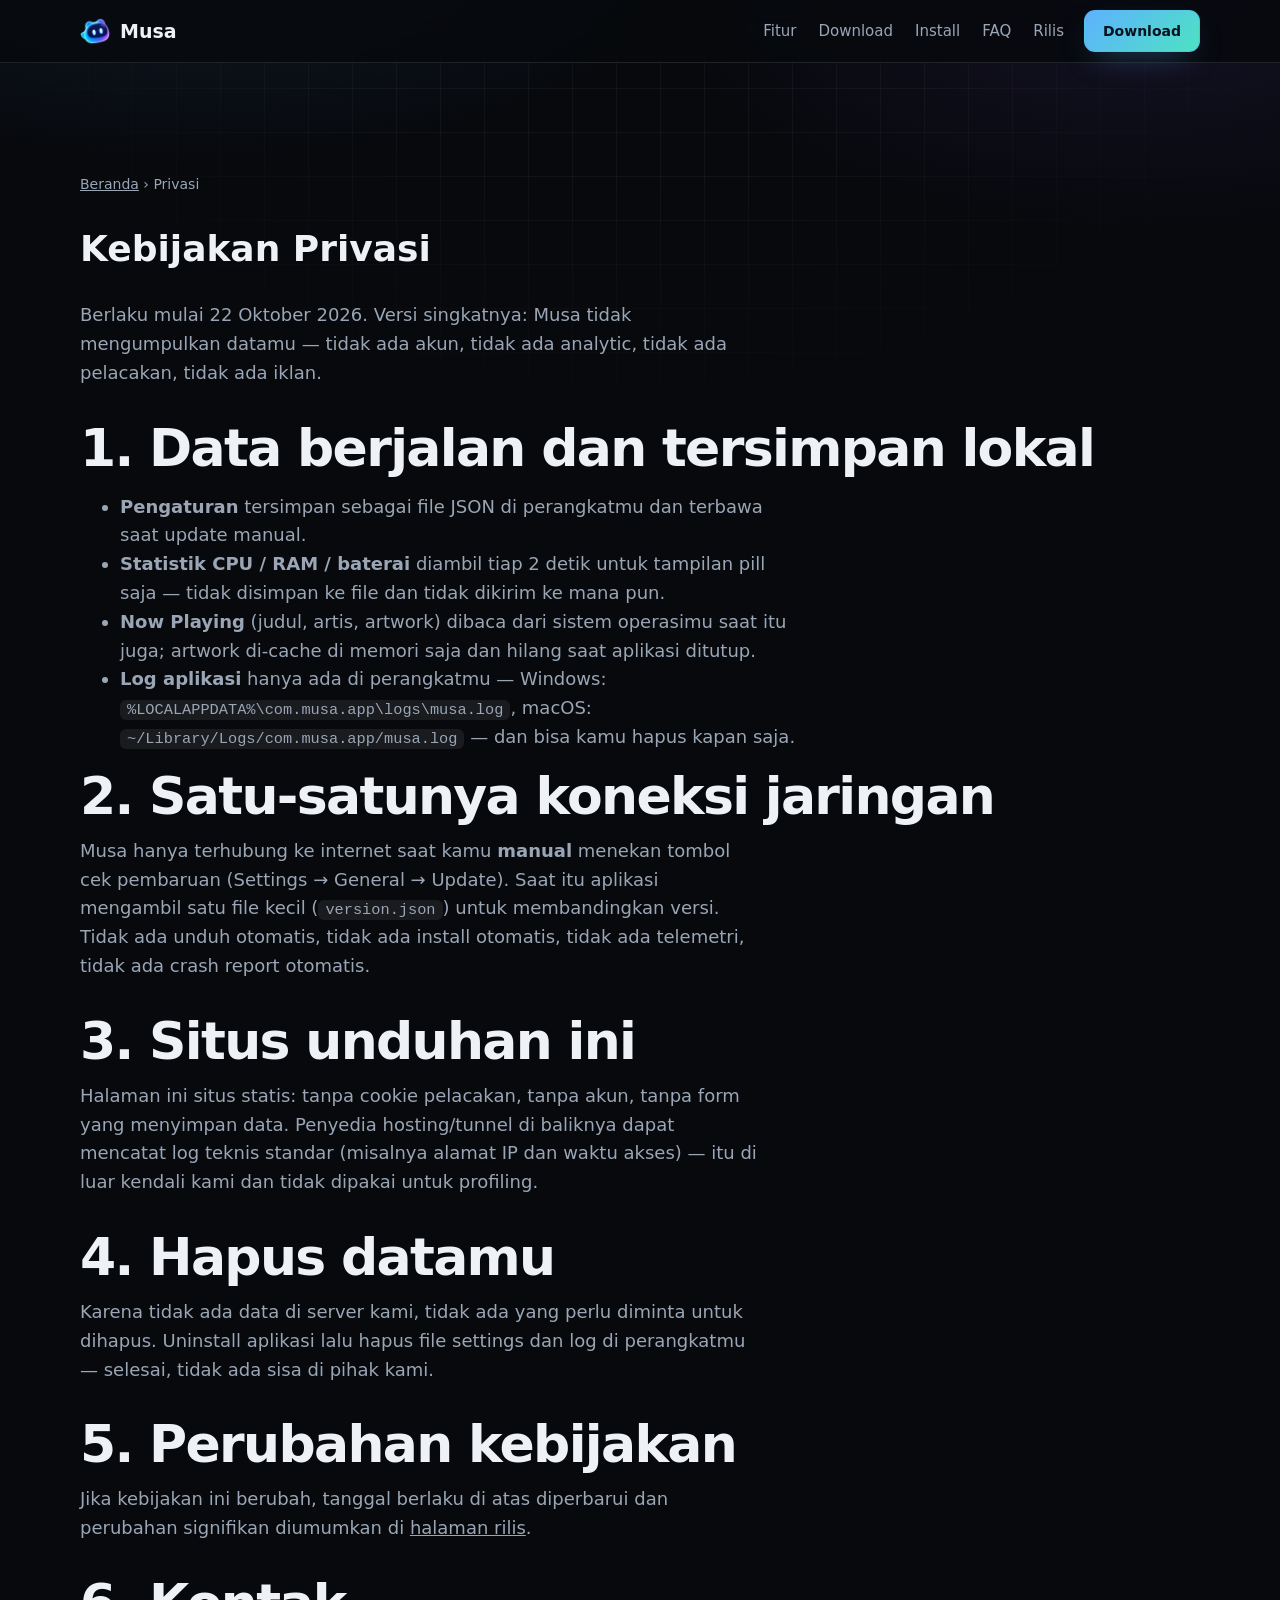
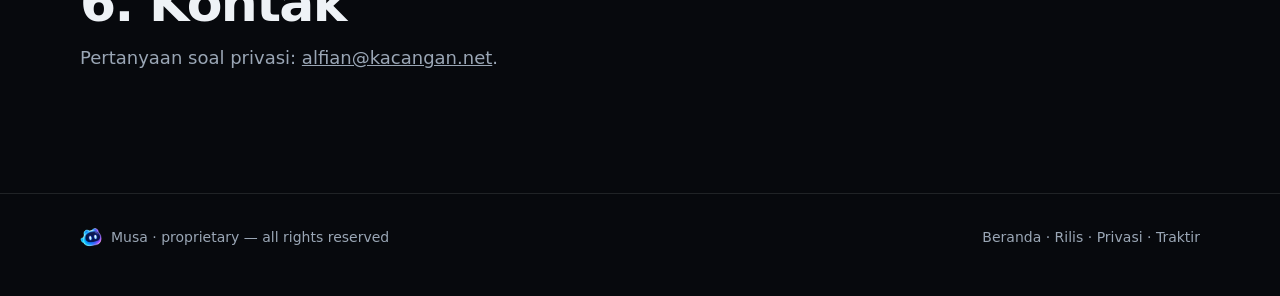
<file: privasi/index.html>
<!doctype html>
<html lang="id">
<head>
  <meta charset="utf-8" />
  <meta name="viewport" content="width=device-width, initial-scale=1" />
  <title>Kebijakan Privasi — Musa</title>
  <meta name="description" content="Kebijakan privasi Musa: tanpa akun, tanpa analytic, tanpa pelacakan. Semua data berjalan dan tersimpan lokal di perangkatmu." />
  <link rel="canonical" href="https://musa.kacangan.net/privasi/" />
  <meta name="theme-color" content="#0a0a0c" />
  <meta name="robots" content="index, follow" />
  <meta property="og:type" content="website" />
  <meta property="og:site_name" content="Musa" />
  <meta property="og:title" content="Kebijakan Privasi — Musa" />
  <meta property="og:description" content="Tanpa akun, tanpa analytic, tanpa pelacakan. Semua data Musa berjalan dan tersimpan lokal di perangkatmu." />
  <meta property="og:url" content="https://musa.kacangan.net/privasi/" />
  <meta property="og:image" content="https://musa.kacangan.net/assets/og-image.png" />
  <meta name="twitter:card" content="summary_large_image" />
  <meta name="twitter:title" content="Kebijakan Privasi — Musa" />
  <meta name="twitter:description" content="Tanpa akun, tanpa analytic, tanpa pelacakan. Semua data berjalan lokal di perangkatmu." />
  <meta name="twitter:image" content="https://musa.kacangan.net/assets/og-image.png" />
  <link rel="icon" type="image/x-icon" href="../assets/favicon.ico" />
  <link rel="icon" type="image/png" sizes="32x32" href="../assets/favicon-32x32.png" />
  <link rel="icon" type="image/png" sizes="16x16" href="../assets/favicon-16x16.png" />
  <link rel="apple-touch-icon" href="../assets/apple-touch-icon.png" />
  <link rel="manifest" href="../site.webmanifest" />
  <link rel="stylesheet" href="../styles.css" />
  <script type="application/ld+json">
  {"@context":"https://schema.org","@type":"WebPage","name":"Kebijakan Privasi — Musa","url":"https://musa.kacangan.net/privasi/","datePublished":"2026-10-22","dateModified":"2026-10-22","description":"Kebijakan privasi Musa: tanpa akun, tanpa analytic, tanpa pelacakan."}
  </script>
</head>
<body>
  <header class="nav">
    <div class="wrap nav-inner">
      <a class="brand" href="../index.html"><img src="../assets/logo.png" alt="Logo Musa" width="30" height="30" />Musa</a>
      <nav class="nav-links">
        <a href="../index.html#fitur">Fitur</a>
        <a href="../index.html#download">Download</a>
        <a href="../install/">Install</a>
        <a href="../index.html#faq">FAQ</a>
        <a href="../rilis/">Rilis</a>
      </nav>
      <a class="btn btn-small" href="../index.html#download">Download</a>
    </div>
  </header>

  <main class="wrap section">
    <p class="meta"><a href="../index.html">Beranda</a> › Privasi</p>
    <h1>Kebijakan Privasi</h1>
    <p class="section-sub">Berlaku mulai 22 Oktober 2026. Versi singkatnya: Musa tidak mengumpulkan datamu — tidak ada akun, tidak ada analytic, tidak ada pelacakan, tidak ada iklan.</p>

    <h2>1. Data berjalan dan tersimpan lokal</h2>
    <ul class="notes-list">
      <li><strong>Pengaturan</strong> tersimpan sebagai file JSON di perangkatmu dan terbawa saat update manual.</li>
      <li><strong>Statistik CPU / RAM / baterai</strong> diambil tiap 2 detik untuk tampilan pill saja — tidak disimpan ke file dan tidak dikirim ke mana pun.</li>
      <li><strong>Now Playing</strong> (judul, artis, artwork) dibaca dari sistem operasimu saat itu juga; artwork di-cache di memori saja dan hilang saat aplikasi ditutup.</li>
      <li><strong>Log aplikasi</strong> hanya ada di perangkatmu — Windows: <code>%LOCALAPPDATA%\com.musa.app\logs\musa.log</code>, macOS: <code>~/Library/Logs/com.musa.app/musa.log</code> — dan bisa kamu hapus kapan saja.</li>
    </ul>

    <h2>2. Satu-satunya koneksi jaringan</h2>
    <p class="section-sub">Musa hanya terhubung ke internet saat kamu <strong>manual</strong> menekan tombol cek pembaruan (Settings → General → Update). Saat itu aplikasi mengambil satu file kecil (<code>version.json</code>) untuk membandingkan versi. Tidak ada unduh otomatis, tidak ada install otomatis, tidak ada telemetri, tidak ada crash report otomatis.</p>

    <h2>3. Situs unduhan ini</h2>
    <p class="section-sub">Halaman ini situs statis: tanpa cookie pelacakan, tanpa akun, tanpa form yang menyimpan data. Penyedia hosting/tunnel di baliknya dapat mencatat log teknis standar (misalnya alamat IP dan waktu akses) — itu di luar kendali kami dan tidak dipakai untuk profiling.</p>

    <h2>4. Hapus datamu</h2>
    <p class="section-sub">Karena tidak ada data di server kami, tidak ada yang perlu diminta untuk dihapus. Uninstall aplikasi lalu hapus file settings dan log di perangkatmu — selesai, tidak ada sisa di pihak kami.</p>

    <h2>5. Perubahan kebijakan</h2>
    <p class="section-sub">Jika kebijakan ini berubah, tanggal berlaku di atas diperbarui dan perubahan signifikan diumumkan di <a href="../rilis/">halaman rilis</a>.</p>

    <h2>6. Kontak</h2>
    <p class="section-sub">Pertanyaan soal privasi: <a href="mailto:alfian@kacangan.net">alfian@kacangan.net</a>.</p>
  </main>

  <footer>
    <div class="wrap foot">
      <span class="foot-brand"><img src="../assets/logo.png" alt="" width="22" height="22" />Musa · proprietary — all rights reserved</span>
      <span><a href="../index.html">Beranda</a> · <a href="../rilis/">Rilis</a> · <a href="../privasi/">Privasi</a> · <a href="../traktir/">Traktir</a></span>
    </div>
  </footer>
</body>
</html>
</file>
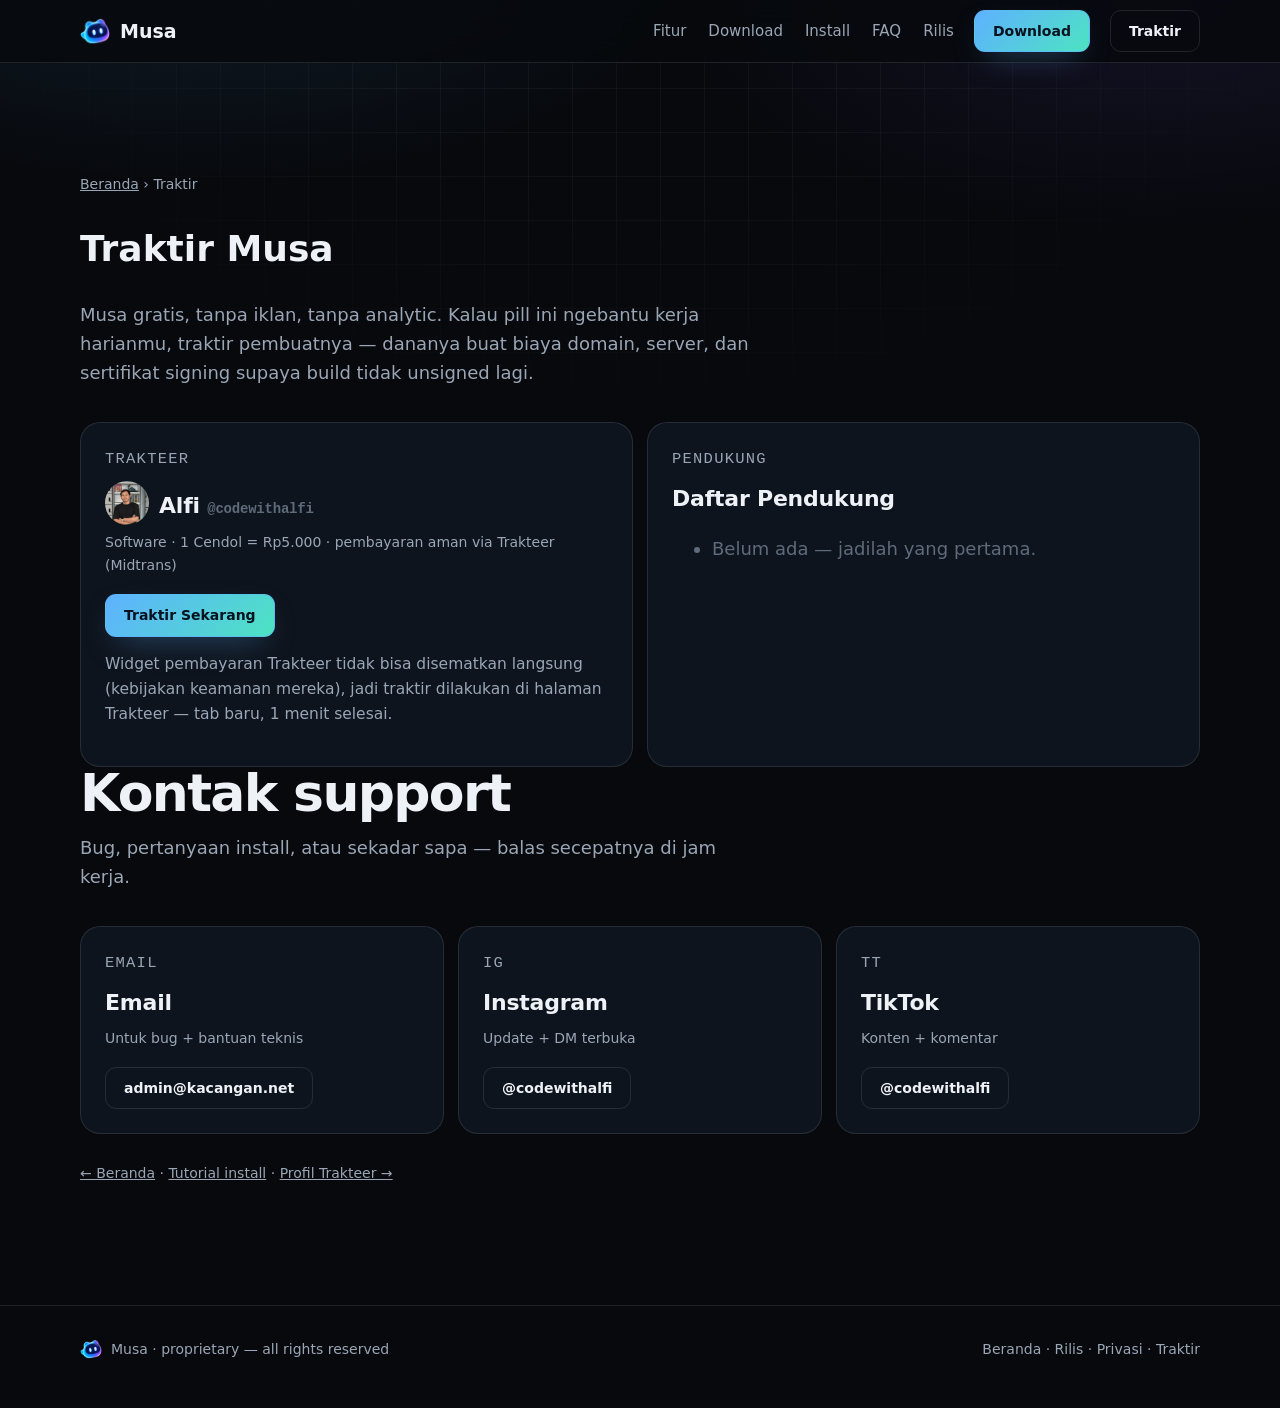
<file: traktir/index.html>
<!doctype html>
<html lang="id">
<head>
  <meta charset="utf-8" />
  <meta name="viewport" content="width=device-width, initial-scale=1" />
  <title>Traktir Musa — Dukung Pengembangan</title>
  <meta name="description" content="Dukung Musa via Trakteer (1 Cendol = Rp5.000). Kontak support: admin@kacangan.net, Instagram & TikTok @codewithalfi, plus daftar pendukung." />
  <link rel="canonical" href="https://musa.kacangan.net/traktir/" />
  <meta name="theme-color" content="#0a0a0c" />
  <meta name="robots" content="index, follow" />
  <meta property="og:type" content="website" />
  <meta property="og:site_name" content="Musa" />
  <meta property="og:title" content="Traktir Musa — Dukung Pengembangan" />
  <meta property="og:description" content="Musa gratis dan tanpa iklan. Kalau terbantu, traktir via Trakteer — 1 Cendol Rp5.000." />
  <meta property="og:url" content="https://musa.kacangan.net/traktir/" />
  <meta property="og:image" content="https://musa.kacangan.net/assets/og-image.png" />
  <meta name="twitter:card" content="summary_large_image" />
  <meta name="twitter:title" content="Traktir Musa — Dukung Pengembangan" />
  <meta name="twitter:description" content="Musa gratis dan tanpa iklan. Traktir via Trakteer — 1 Cendol Rp5.000." />
  <meta name="twitter:image" content="https://musa.kacangan.net/assets/og-image.png" />
  <link rel="icon" type="image/x-icon" href="../assets/favicon.ico" />
  <link rel="icon" type="image/png" sizes="32x32" href="../assets/favicon-32x32.png" />
  <link rel="icon" type="image/png" sizes="16x16" href="../assets/favicon-16x16.png" />
  <link rel="apple-touch-icon" href="../assets/apple-touch-icon.png" />
  <link rel="manifest" href="../site.webmanifest" />
  <link rel="stylesheet" href="../styles.css" />
  <script type="application/ld+json">
  {"@context":"https://schema.org","@type":"WebPage","name":"Traktir Musa — Dukung Pengembangan","url":"https://musa.kacangan.net/traktir/","description":"Dukung Musa via Trakteer. Kontak support dan daftar pendukung."}
  </script>
</head>
<body>
  <header class="nav">
    <div class="wrap nav-inner">
      <a class="brand" href="../index.html"><img src="../assets/logo.png" alt="Logo Musa" width="30" height="30" />Musa</a>
      <nav class="nav-links">
        <a href="../index.html#fitur">Fitur</a>
        <a href="../index.html#download">Download</a>
        <a href="../install/">Install</a>
        <a href="../index.html#faq">FAQ</a>
        <a href="../rilis/">Rilis</a>
      </nav>
      <a class="btn btn-small" href="../index.html#download">Download</a>
      <a class="btn btn-small btn-ghost" href="../traktir/">Traktir</a>
    </div>
  </header>

  <main class="wrap section">
    <p class="meta"><a href="../index.html">Beranda</a> › Traktir</p>
    <h1>Traktir Musa</h1>
    <p class="section-sub">Musa gratis, tanpa iklan, tanpa analytic. Kalau pill ini ngebantu kerja harianmu, traktir pembuatnya — dananya buat biaya domain, server, dan sertifikat signing supaya build tidak unsigned lagi.</p>

    <div class="cards">
      <article class="card">
        <p class="mono card-no">TRAKTEER</p>
        <h3><img src="../assets/trakteer-alfi.jpeg" alt="Foto Alfi" width="44" height="44" style="border-radius:50%;vertical-align:-12px;margin-right:10px" />Alfi <span class="mono dim" style="font-size:14px">@codewithalfi</span></h3>
        <p class="os">Software · 1 Cendol = Rp5.000 · pembayaran aman via Trakteer (Midtrans)</p>
        <a class="btn btn-small" href="https://trakteer.id/codewithalfi/tip" target="_blank" rel="noopener">Traktir Sekarang</a>
        <p class="meta">Widget pembayaran Trakteer tidak bisa disematkan langsung (kebijakan keamanan mereka), jadi traktir dilakukan di halaman Trakteer — tab baru, 1 menit selesai.</p>
      </article>
      <article class="card">
        <p class="mono card-no">PENDUKUNG</p>
        <h3>Daftar Pendukung</h3>
        <!-- Cara tambah: <li><strong>Nama</strong> — pesan singkat (bulan tahun)</li> -->
        <ul class="notes-list">
          <li class="dim">Belum ada — jadilah yang pertama.</li>
        </ul>
      </article>
    </div>

    <h2>Kontak support</h2>
    <p class="section-sub">Bug, pertanyaan install, atau sekadar sapa — balas secepatnya di jam kerja.</p>
    <div class="cards">
      <article class="card">
        <p class="mono card-no">EMAIL</p>
        <h3>Email</h3>
        <p class="os">Untuk bug + bantuan teknis</p>
        <a class="btn btn-small btn-ghost" href="mailto:admin@kacangan.net">admin@kacangan.net</a>
      </article>
      <article class="card">
        <p class="mono card-no">IG</p>
        <h3>Instagram</h3>
        <p class="os">Update + DM terbuka</p>
        <a class="btn btn-small btn-ghost" href="https://instagram.com/codewithalfi" target="_blank" rel="noopener">@codewithalfi</a>
      </article>
      <article class="card">
        <p class="mono card-no">TT</p>
        <h3>TikTok</h3>
        <p class="os">Konten + komentar</p>
        <a class="btn btn-small btn-ghost" href="https://tiktok.com/@codewithalfi" target="_blank" rel="noopener">@codewithalfi</a>
      </article>
    </div>

    <p class="meta" style="margin-top:28px"><a href="../index.html">← Beranda</a> · <a href="../install/">Tutorial install</a> · <a href="https://trakteer.id/codewithalfi" target="_blank" rel="noopener">Profil Trakteer →</a></p>
  </main>

  <footer>
    <div class="wrap foot">
      <span class="foot-brand"><img src="../assets/logo.png" alt="" width="22" height="22" />Musa · proprietary — all rights reserved</span>
      <span><a href="../index.html">Beranda</a> · <a href="../rilis/">Rilis</a> · <a href="../privasi/">Privasi</a> · <a href="../traktir/">Traktir</a></span>
    </div>
  </footer>
</body>
</html>
</file>
<file: styles.css>
:root {
  color-scheme: dark;
  --bg: #07090d;
  --bg2: #0b0f16;
  --panel: #0e141d;
  --panel2: #111927;
  --ink: #eef2f6;
  --mist: #9aa6b5;
  --dim: #5f6b7a;
  --line: rgba(238, 242, 246, 0.11);
  --brand: #5eb1ff;
  --brand-ink: #06121f;
  --acc: #5eb1ff;
  --acc2: #4de3c2;
  --font: "Bricolage Grotesque", "Segoe UI Variable Display", "Segoe UI", system-ui, sans-serif;
  --mono: "JetBrains Mono", ui-monospace, "Cascadia Code", Consolas, monospace;
  --spring: cubic-bezier(0.34, 1.32, 0.5, 1);
}
* { box-sizing: border-box; }
html { scroll-behavior: smooth; -webkit-text-size-adjust: 100%; }
body {
  margin: 0; color: var(--ink);
  font-family: var(--font); font-size: 18px; line-height: 1.6;
  -webkit-font-smoothing: antialiased;
  background:
    radial-gradient(900px 420px at 15% -5%, rgba(94, 177, 255, 0.13), transparent 60%),
    radial-gradient(800px 380px at 90% 0%, rgba(139, 92, 246, 0.10), transparent 60%),
    linear-gradient(var(--bg), var(--bg));
}
body::before {
  content: ""; position: fixed; inset: 0; pointer-events: none; z-index: 0;
  background-image: linear-gradient(rgba(238,242,246,0.045) 1px, transparent 1px),
    linear-gradient(90deg, rgba(238,242,246,0.045) 1px, transparent 1px);
  background-size: 44px 44px;
  mask-image: radial-gradient(900px 600px at 50% 0%, #000 30%, transparent 75%);
}
main, header, footer { position: relative; z-index: 1; }
a { color: inherit; }
:focus-visible { outline: 2px solid var(--brand); outline-offset: 3px; border-radius: 6px; }
.wrap { width: min(1120px, 100% - 48px); margin-inline: auto; }
.mono { font-family: var(--mono); }
.dim { color: var(--dim); }

/* Nav */
.nav {
  position: sticky; top: 0; z-index: 50;
  background: rgba(7, 9, 13, 0.82); backdrop-filter: blur(14px);
  border-bottom: 1px solid var(--line);
  transition: transform 0.32s var(--spring);
}
.nav-hidden { transform: translateY(-100%); }
.nav-inner { display: flex; align-items: center; gap: 20px; height: 62px; }
.brand { display: flex; align-items: center; gap: 10px; text-decoration: none; font-weight: 800; font-size: 19px; margin-right: auto; }
.brand img { width: 30px; height: 30px; display: block; object-fit: contain; }
.nav-links { display: flex; gap: 22px; font-size: 15px; }
.nav-links a { text-decoration: none; color: var(--mist); }
.nav-links a:hover { color: var(--ink); }

/* Hero split */
.hero { display: grid; grid-template-columns: 1.02fr 0.98fr; gap: 56px; align-items: center; padding: 72px 0 8px; }
.eyebrow { display: inline-flex; align-items: center; gap: 10px; margin: 0 0 18px; padding: 7px 14px; border-radius: 999px; border: 1px solid var(--line); color: var(--mist); font-size: 13px; font-family: var(--mono); background: rgba(14,20,29,0.7); }
.pulse { width: 8px; height: 8px; border-radius: 50%; background: var(--brand); box-shadow: 0 0 0 0 rgba(94,177,255,0.6); animation: pulse 2s infinite; }
@keyframes pulse { 70% { box-shadow: 0 0 0 9px rgba(94,177,255,0); } 100% { box-shadow: 0 0 0 0 rgba(94,177,255,0); } }
.eyebrow .sep { color: var(--dim); }
.hero h1 { margin: 0; font-size: clamp(46px, 6.4vw, 84px); line-height: 0.96; font-weight: 800; letter-spacing: -0.04em; }
.hero h1 em { font-style: normal; color: var(--brand); }
.lede { margin: 22px 0 0; max-width: 32em; color: var(--mist); font-size: 19px; }
.cta-row { margin-top: 30px; display: flex; flex-wrap: wrap; gap: 12px; }
.btn {
  position: relative; display: inline-flex; align-items: center; gap: 10px;
  padding: 15px 26px; border-radius: 14px; background: linear-gradient(135deg, var(--brand), var(--acc2)); color: var(--brand-ink);
  font-weight: 800; font-size: 16px; text-decoration: none; font-family: inherit;
  border: 1px solid rgba(94,177,255,0.5);
  transition: transform 0.22s var(--spring), box-shadow 0.22s;
  box-shadow: 0 12px 32px -14px rgba(94,177,255,0.55);
}
.btn:hover { transform: translateY(-2px); }
.btn-ghost { background: transparent; color: var(--ink); border: 1px solid var(--line); box-shadow: none; }
.btn-small { padding: 9px 18px; font-size: 14px; border-radius: 11px; }
.link { display: inline-block; margin-top: 8px; font-size: 14px; color: var(--mist); }
.meta { color: var(--mist); font-size: 14px; }
#os-hint:empty { display: none; }
#os-hint { margin-top: 12px; font-size: 13px; }
.chips { display: flex; flex-wrap: wrap; gap: 8px; margin-top: 18px; }
.chip { font-family: var(--mono); font-size: 12.5px; color: var(--mist); border: 1px solid var(--line); background: rgba(14,20,29,0.7); padding: 6px 13px; border-radius: 999px; }
.chip b { color: var(--brand); font-weight: 600; }

/* Desktop mockup — demo hover asli */
.hero-demo { min-width: 0; }
.desk { background: var(--bg2); border: 1px solid var(--line); border-radius: 18px; overflow: hidden; box-shadow: 0 40px 90px -50px rgba(0,0,0,0.9), 0 0 0 1px rgba(94,177,255,0.06); }
.desk-bar { display: flex; align-items: center; gap: 12px; padding: 11px 15px; border-bottom: 1px solid var(--line); background: rgba(0,0,0,0.35); }
.dots { display: inline-flex; gap: 6px; }
.dots i { width: 10px; height: 10px; border-radius: 50%; background: #2a3340; display: block; }
.dots i:first-child { background: #ff5f57; } .dots i:nth-child(2) { background: #febc2e; } .dots i:nth-child(3) { background: #28c840; }
.desk-title { font-size: 12px; color: var(--dim); }
.desk-musa { margin-left: auto; border-radius: 50%; }
.desk-screen { position: relative; height: 380px; overflow: hidden; background: linear-gradient(180deg, #101827 0%, #0a0f18 60%, #07090d 100%); }
.wallpaper { position: absolute; inset: 0; background: radial-gradient(420px 200px at 50% 20%, rgba(94,177,255,0.25), transparent 70%), radial-gradient(300px 300px at 80% 90%, rgba(77,227,194,0.14), transparent 70%); }
.clickzone { position: absolute; inset: 54px 26px 46px; border: 1px dashed rgba(94,177,255,0.4); border-radius: 14px; display: flex; align-items: flex-end; justify-content: center; padding-bottom: 10px; }
.clickzone span { font-size: 11px; color: var(--brand); background: rgba(94,177,255,0.1); border: 1px solid rgba(94,177,255,0.3); padding: 2px 10px; border-radius: 999px; }
.pill {
  position: absolute; top: 12px; left: 50%; transform: translateX(-50%);
  width: 236px; background: #000; border: 1px solid rgba(238,242,246,0.2);
  border-radius: 22px; padding: 9px 14px; cursor: default;
  transition: width 0.35s var(--spring), border-radius 0.35s var(--spring), box-shadow 0.3s;
  box-shadow: 0 10px 40px rgba(0,0,0,0.6);
}
.desk-screen:hover .pill { width: min(380px, calc(100% - 90px)); border-radius: 20px; border-color: rgba(94,177,255,0.55); box-shadow: 0 0 0 1px rgba(94,177,255,0.25), 0 18px 50px rgba(0,0,0,0.7); }
.pill-top { display: flex; align-items: center; gap: 10px; }
.pill-dot { width: 8px; height: 8px; border-radius: 50%; background: var(--acc2); flex: none; }
.pill-clock, .pill-stat { font-size: 12px; color: #cfd8e3; }
.pill-stat { margin-left: auto; }
.pill-musa { border-radius: 50%; }
.pill-expand { max-height: 0; opacity: 0; overflow: hidden; transition: max-height 0.35s var(--spring), opacity 0.25s, margin 0.3s; margin-top: 0; }
.desk-screen:hover .pill-expand { max-height: 220px; opacity: 1; margin-top: 12px; }
.desk-screen:hover .pill-stat { display: none; }
.pill-row { display: flex; align-items: center; gap: 12px; background: rgba(238,242,246,0.06); border: 1px solid var(--line); border-radius: 14px; padding: 10px 12px; }
.pill-row + .pill-row { margin-top: 8px; justify-content: space-between; background: transparent; border-style: dashed; }
.pill-row img { border-radius: 10px; }
.pill-song { display: flex; flex-direction: column; gap: 2px; min-width: 0; }
.pill-song strong { font-size: 14px; }
.pill-song .mono { font-size: 11px; color: var(--mist); }
.seek { display: block; height: 4px; border-radius: 999px; background: rgba(238,242,246,0.15); margin-top: 6px; overflow: hidden; }
.seek i { display: block; height: 100%; background: var(--brand); border-radius: inherit; }
.pill-play { margin-left: auto; width: 32px; height: 32px; display: grid; place-items: center; border-radius: 50%; background: var(--brand); color: #000; font-size: 14px; }
.pill-row.small { font-size: 11.5px; color: var(--mist); }
.desk-hint { position: absolute; bottom: 10px; left: 0; right: 0; text-align: center; font-size: 11px; color: var(--dim); margin: 0; }

/* Strip */
.strip { padding: 34px 0 0; }
.strip-inner { display: flex; align-items: center; justify-content: center; flex-wrap: wrap; gap: 14px; font-size: 13px; color: var(--mist); border: 1px solid var(--line); background: rgba(14,20,29,0.6); border-radius: 999px; padding: 11px 22px; }
.strip-inner i { color: var(--brand); font-style: normal; font-size: 9px; }
.strip-inner a { color: var(--brand); text-decoration: none; }
.strip-inner a:hover { text-decoration: underline; }
.strip-inner .dim { color: var(--dim); }

/* Section */
.section { padding: 96px 0 0; }
.kicker { color: var(--brand); font-size: 13px; margin: 0 0 10px; letter-spacing: 0.04em; }
.section h2 { font-size: clamp(32px, 4.4vw, 52px); line-height: 1.02; letter-spacing: -0.032em; font-weight: 800; margin: 0 0 14px; }
.section-sub { color: var(--mist); max-width: 38em; margin: 0 0 34px; }
.warn { background: rgba(255, 180, 84, 0.07); border: 1px solid rgba(255, 180, 84, 0.3); border-radius: 16px; padding: 14px 18px; font-size: 15px; color: var(--mist); max-width: 720px; }

/* Download cards */
.cards { display: grid; gap: 14px; grid-template-columns: repeat(auto-fit, minmax(260px, 1fr)); margin-top: 18px; }
.card { background: var(--panel); border: 1px solid var(--line); border-radius: 20px; padding: 24px; }
.card h3 { margin: 0 0 6px; font-size: 22px; letter-spacing: -0.01em; }
.card p { color: var(--mist); font-size: 15.5px; }
.card .os { color: var(--mist); font-size: 14px; margin: 0 0 6px; }
.card .btn { margin-top: 12px; }
.card-no { font-size: 11px; color: var(--brand); letter-spacing: 0.08em; margin: 0 0 10px; }
a.is-pending { opacity: 0.45; }
.card.is-recommended { border-color: var(--brand) !important; box-shadow: 0 0 0 1px var(--brand), 0 18px 44px -22px rgba(94,177,255,0.5); }
.card p.rec-badge { display: inline-block; font-size: 12px; font-weight: 700; color: var(--brand-ink); background: var(--brand); border-radius: 999px; padding: 3px 12px; margin: 0 0 12px; font-family: var(--mono); }

/* Fitur: tabs + stage preview */
.tabs { display: flex; flex-wrap: wrap; gap: 8px; margin: 28px 0 18px; justify-content: center; }
.tab {
  font-family: var(--mono); font-size: 13px; color: var(--mist);
  background: transparent; border: 1px solid var(--line); border-radius: 999px;
  padding: 9px 18px; cursor: pointer; display: inline-flex; gap: 8px; align-items: center;
  transition: color 0.2s, background 0.2s, border-color 0.2s, transform 0.2s var(--spring);
}
.tab:hover { color: var(--ink); border-color: rgba(238,242,246,0.3); transform: translateY(-1px); }
.tab[aria-selected="true"] { color: var(--brand-ink); background: var(--brand); border-color: var(--brand); font-weight: 600; }
.tab svg { flex: none; }
.stage {
  max-width: 620px; margin: 0 auto; background: linear-gradient(180deg, var(--panel2), var(--panel));
  border: 1px solid var(--line); border-radius: 22px; overflow: hidden;
  box-shadow: 0 40px 90px -50px rgba(0,0,0,0.9);
}
.stage-bar { display: flex; align-items: center; gap: 12px; padding: 11px 16px; border-bottom: 1px solid var(--line); background: rgba(0,0,0,0.35); font-size: 12px; color: var(--dim); }
.panel { padding: 28px 28px 24px; min-height: 238px; }
.panel[hidden] { display: none; }
.feat-desc { max-width: 620px; margin: 18px auto 0; color: var(--mist); font-size: 15.5px; text-align: center; min-height: 3.2em; }
/* preview: media */
.pv-media { display: flex; gap: 16px; align-items: center; }
.pv-art { width: 76px; height: 76px; border-radius: 14px; flex: none; background: linear-gradient(135deg, var(--brand), #8b5cf6 60%, var(--acc2)); box-shadow: 0 10px 26px -10px rgba(94,177,255,0.6); }
.pv-song { flex: 1; min-width: 0; display: flex; flex-direction: column; gap: 5px; }
.pv-song strong { font-size: 17px; }
.pv-song .mono { font-size: 11.5px; color: var(--mist); }
.pv-seek { display: block; height: 5px; border-radius: 999px; background: rgba(238,242,246,0.14); margin-top: 6px; overflow: hidden; }
.pv-seek i { display: block; height: 100%; background: linear-gradient(90deg, var(--brand), var(--acc2)); border-radius: inherit; }
.pv-ctrl { display: flex; align-items: center; gap: 12px; margin-top: 8px; }
.pv-chip { font-size: 10.5px; color: var(--mist); border: 1px solid var(--line); border-radius: 999px; padding: 2px 10px; }
.pv-btns { display: inline-flex; align-items: center; gap: 12px; color: var(--ink); }
.pv-spec { display: flex; align-items: flex-end; gap: 7px; height: 44px; margin-top: 20px; padding-top: 14px; border-top: 1px dashed var(--line); }
.pv-spec i { flex: 1; border-radius: 3px; background: linear-gradient(180deg, var(--brand), rgba(94,177,255,0.2)); }
/* preview: lirik */
.pv-lyr { display: flex; flex-direction: column; gap: 9px; text-align: center; padding: 6px 0 2px; }
.pv-lyr span { color: var(--dim); font-size: 15px; }
.pv-lyr .active { color: var(--ink); font-size: 17px; font-weight: 700; }
/* preview: timer */
.pv-timer { font-size: 64px; font-weight: 600; letter-spacing: -0.03em; margin: 6px 0 0; text-align: center; color: var(--ink); font-variant-numeric: tabular-nums; }
.pv-sub { font-size: 12px; color: var(--dim); text-align: center; margin: 6px 0 0; }
.pv-presets { display: flex; justify-content: center; flex-wrap: wrap; gap: 8px; margin-top: 18px; }
.pv-presets span { font-size: 12.5px; color: var(--mist); border: 1px solid var(--line); border-radius: 10px; padding: 7px 16px; }
.pv-presets .on { color: var(--brand-ink); background: var(--brand); border-color: var(--brand); font-weight: 600; }
.pv-presets .ghost { border-style: dashed; }
/* preview: shelf */
.pv-shelf { display: flex; gap: 10px; }
.pv-file { flex: 1; min-width: 0; display: flex; gap: 10px; align-items: center; background: rgba(0,0,0,0.4); border: 1px solid var(--line); border-radius: 14px; padding: 10px 12px; }
.pv-file strong { display: block; font-size: 13.5px; white-space: nowrap; overflow: hidden; text-overflow: ellipsis; }
.pv-file .mono { font-size: 11px; color: var(--mist); }
.pv-thumb { font-family: var(--mono); font-style: normal; font-size: 10px; font-weight: 600; width: 36px; height: 36px; flex: none; display: grid; place-items: center; border-radius: 9px; }
.pv-thumb.jpg { background: rgba(94,177,255,0.16); color: var(--brand); }
.pv-thumb.pdf { background: rgba(255,107,107,0.14); color: #ff8f8f; }
.pv-thumb.url { background: rgba(77,227,194,0.13); color: var(--acc2); }
/* preview: stats */
.pv-slots { display: flex; gap: 12px; justify-content: center; }
.pv-slot { flex: 1; display: flex; gap: 10px; align-items: center; justify-content: center; background: rgba(0,0,0,0.4); border: 1px solid var(--line); border-radius: 14px; padding: 14px 10px; }
.pv-slot strong { display: block; font-size: 16px; }
.pv-slot .mono { font-size: 10.5px; color: var(--mist); }
.pv-net { font-size: 12px; color: var(--ink); line-height: 1.7; }
/* preview: gaya */
.pv-styles { display: flex; align-items: center; justify-content: center; gap: 26px; padding: 12px 0 4px; }
.pv-shape { background: #000; border: 1px solid rgba(238,242,246,0.25); display: inline-flex; align-items: center; justify-content: center; gap: 14px; }
.pv-shape.dynamic { width: 150px; height: 40px; border-radius: 999px; }
.pv-shape.dynamic i { width: 9px; height: 12px; border-radius: 50%; background: #fff; box-shadow: 0 0 8px rgba(94,177,255,0.8); }
.pv-shape.bulat { width: 76px; height: 76px; border-radius: 50%; }
.pv-shape.bulat b { font-size: 12px; font-weight: 400; color: var(--mist); }
.pv-shape.poni { position: relative; width: 170px; height: 44px; border-radius: 0 0 14px 14px; border-top: 0; }
.pv-shape.poni i { width: 8px; height: 11px; border-radius: 50%; background: #fff; box-shadow: 0 0 8px rgba(94,177,255,0.8); }
.pv-shape.poni b { position: absolute; top: 6px; left: 50%; width: 6px; height: 6px; margin-left: -3px; border-radius: 50%; background: #1c2530; }
/* preview: mixer */
.pv-mixrow { display: flex; align-items: center; gap: 14px; padding: 11px 2px; border-bottom: 1px dashed var(--line); font-size: 14.5px; }
.pv-mixrow:last-of-type { border-bottom: 0; }
.pv-mixrow .mono { margin-left: auto; font-size: 12px; color: var(--mist); }
.pv-vol { flex: 1; height: 5px; border-radius: 999px; background: rgba(238,242,246,0.14); overflow: hidden; }
.pv-vol i { display: block; height: 100%; background: linear-gradient(90deg, var(--brand), var(--acc2)); border-radius: inherit; }
/* preview: hidrasi + eye-break */
.pv-water { text-align: center; font-size: 15px; color: var(--mist); margin: 8px 0 12px; }
.pv-water strong { font-size: 40px; color: var(--ink); letter-spacing: -0.02em; }
.pv-streak { display: flex; justify-content: center; gap: 8px; margin-top: 18px; }
.pv-streak i { width: 10px; height: 10px; border-radius: 50%; background: rgba(238,242,246,0.15); }
.pv-streak .on { background: var(--acc2); box-shadow: 0 0 8px rgba(77,227,194,0.6); }
.pv-eye { text-align: center; font-size: 52px; font-weight: 600; letter-spacing: -0.02em; margin: 8px 0 0; color: var(--ink); }
.pv-eyeline { text-align: center; color: var(--mist); font-size: 16px; margin: 8px 0 0; }
/* preview: aksi */
.pv-actions { display: flex; gap: 10px; flex-wrap: wrap; }
.pv-act { flex: 1 1 150px; display: inline-flex; gap: 9px; align-items: center; justify-content: center; border: 1px solid var(--line); border-radius: 14px; padding: 14px 10px; font-size: 14px; color: var(--ink); }
.pv-act.on { border-color: rgba(94,177,255,0.5); background: rgba(94,177,255,0.08); }
.pv-act svg { color: var(--brand); flex: none; }
.os-ico { vertical-align: -3px; margin-right: 8px; color: var(--brand); }
.pill-feat { display: inline-flex; align-items: center; gap: 6px; }
.pill-feat svg { flex: none; }
.pill-play { color: #000; }
.pill-play svg { display: block; }

/* Reveal antar section */
.rv { opacity: 0; transform: translateY(26px); transition: opacity 0.7s ease, transform 0.7s var(--spring); will-change: opacity, transform; }
.rv.in { opacity: 1; transform: none; }

/* OS grid */
.os-grid { display: grid; grid-template-columns: repeat(3, 1fr); gap: 14px; }

/* Terminal */
.term { background: #05070b; border: 1px solid var(--line); border-radius: 18px; overflow: hidden; max-width: 760px; }
.term-head { display: flex; align-items: center; gap: 12px; padding: 12px 16px; border-bottom: 1px solid var(--line); }
.term-head .mono { font-size: 12px; color: var(--dim); }
.term-body { padding: 20px 22px 24px; font-size: 14.5px; }
.term-body p { margin: 10px 0; color: var(--ink); }
.term-body .prompt { color: var(--brand); margin-right: 10px; }
.term-body .dim { color: var(--dim); font-size: 13px; }

/* FAQ */
details { border-top: 1px solid var(--line); padding: 20px 0; max-width: 780px; }
details:last-of-type { border-bottom: 1px solid var(--line); }
summary { cursor: pointer; font-weight: 700; font-size: 18px; list-style: none; display: flex; justify-content: space-between; gap: 20px; }
summary::-webkit-details-marker { display: none; }
summary::after { content: "+"; color: var(--brand); font-weight: 400; transition: transform 0.25s; font-family: var(--mono); }
details[open] summary::after { transform: rotate(45deg); }
details p { margin: 12px 0 0; color: var(--mist); font-size: 16px; max-width: 42em; }
kbd { background: #000; border: 1px solid var(--line); border-bottom-width: 2px; border-radius: 6px; padding: 1px 7px; font-size: 13px; font-family: var(--mono); }
details code, .section-sub code, .notes-list code { font-size: 0.85em; background: rgba(238,242,246,0.08); border-radius: 6px; padding: 1px 7px; font-family: var(--mono); }

/* Rilis pages compat */
#latest-card { background: var(--panel); border: 1px solid var(--line); border-radius: 22px; padding: 30px 34px; }
#latest-card h3 { margin: 0 0 4px; font-size: 28px; letter-spacing: -0.02em; }
#latest-card .os { color: var(--mist); font-size: 14px; margin: 0 0 6px; }
.notes { white-space: pre-wrap; color: var(--mist); font-size: 15px; margin-top: 16px; }
.notes-list { color: var(--mist); max-width: 40em; }
.code { background: #000; border: 1px solid var(--line); border-radius: 16px; padding: 16px 20px; overflow-x: auto; font-size: 13px; font-family: var(--mono); }
.table { width: 100%; border-collapse: collapse; font-size: 15px; }
.table th, .table td { text-align: left; padding: 12px 10px; border-top: 1px solid var(--line); }
.table th { color: var(--mist); font-weight: 600; border-top: 0; font-family: var(--mono); font-size: 12px; }

footer { margin-top: 120px; padding: 32px 0 48px; border-top: 1px solid var(--line); color: var(--mist); font-size: 14px; }
.foot { display: flex; justify-content: space-between; gap: 16px; flex-wrap: wrap; align-items: center; }
.foot-brand { display: inline-flex; align-items: center; gap: 9px; }
.foot-brand img { border-radius: 50%; }
footer a { text-decoration: none; }
footer a:hover { color: var(--brand); }

/* Tombol kembali ke atas + ring progress */
.to-top {
  position: fixed; right: 22px; bottom: 22px; z-index: 55;
  width: 52px; height: 52px; border-radius: 50%; padding: 0;
  border: 1px solid var(--line); background: rgba(14, 20, 29, 0.9);
  backdrop-filter: blur(10px); color: var(--ink); cursor: pointer;
  display: grid; place-items: center;
  transform: scale(0.4); opacity: 0; pointer-events: none;
  transition: transform 0.35s var(--spring), opacity 0.25s, color 0.2s, border-color 0.2s;
  box-shadow: 0 16px 40px -12px rgba(0, 0, 0, 0.8);
}
.to-top.show { transform: none; opacity: 1; pointer-events: auto; }
.to-top:hover { border-color: var(--brand); color: var(--brand); }
.to-top svg { grid-area: 1 / 1; }
.to-top-arrow { position: relative; }
#to-top-ring { stroke: var(--brand); transition: stroke-dashoffset 0.12s linear; }
.ring-a { stroke: var(--brand); }
.ring-b { stroke: var(--acc2); }
.tab .knob { fill: var(--panel); }

@media (max-width: 920px) {
  .hero { grid-template-columns: 1fr; gap: 36px; padding-top: 56px; }
  .os-grid { grid-template-columns: 1fr; }
  .desk-screen { height: 340px; }
  .pv-shelf, .pv-slots { flex-direction: column; }
  .pv-styles { flex-wrap: wrap; gap: 18px; }
  .panel { padding: 22px 18px 20px; }
}
@media (max-width: 760px) {
  body { font-size: 17px; }
  .nav-links { display: none; }
  .section { padding-top: 72px; }
}
@media (prefers-reduced-motion: reduce) {
  *, *::before, *::after { animation: none !important; transition: none !important; }
  html { scroll-behavior: auto; }
}
</file>
